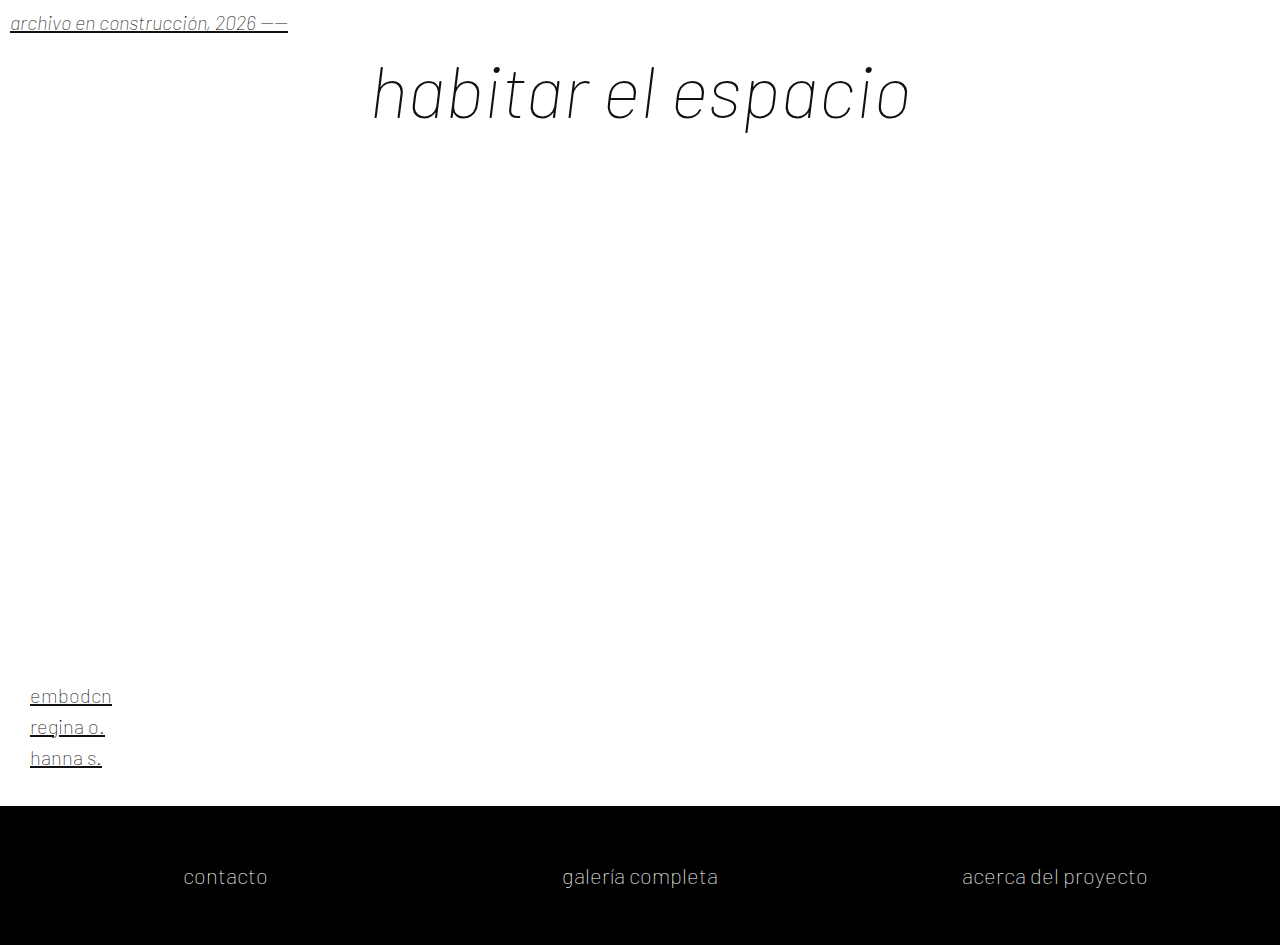
<file: index.html>
<!doctype html>
<html lang="es">
<head>
  <meta charset="UTF-8">
  <meta name="viewport" content="width=device-width, initial-scale=1.0">
  <title>habitarelespacio.org</title>
  <link rel="preconnect" href="https://fonts.googleapis.com">
  <link rel="preconnect" href="https://fonts.gstatic.com" crossorigin>
  <link href="https://fonts.googleapis.com/css2?family=Barlow:ital,wght@0,100;1,300;1,500&display=swap" rel="stylesheet">
  <link rel="stylesheet" href="./styles.css">
  <link rel="icon" type="image/png" href="./assets/favicon.png">
</head>
<body>
  <p class="leyenda-construccion">archivo en construcción, 2026 ----</p>
  <h1>
    <a class="titulo-link" href="./habitandolapalabra/">
      habitar el espacio
    </a>
  </h1>

  <main class="contenedor">
    <section class="mosaico">
      <div class="pieza pieza-01 pieza-top-a" data-pieza="superior izquierda"><img alt="Mosaico superior izquierda"></div>
      <div class="pieza pieza-02 pieza-top-b" data-pieza="superior centro-izquierda"><img alt="Mosaico superior centro-izquierda"></div>
      <div class="pieza pieza-03 pieza-top-c" data-pieza="superior derecha ancha"><img alt="Mosaico superior derecha ancha"></div>
      <div class="pieza pieza-04 pieza-a" data-pieza="medio izquierda"><img alt="Mosaico medio izquierda"></div>
      <div class="pieza pieza-05 pieza-b" data-pieza="medio centro-izquierda"><img alt="Mosaico medio centro-izquierda"></div>
      <div class="pieza pieza-06 pieza-c" data-pieza="columna centro-derecha"><img alt="Mosaico columna centro-derecha"></div>
      <div class="pieza pieza-07 pieza-d" data-pieza="columna derecha"><img alt="Mosaico columna derecha"></div>
      <div class="pieza pieza-08 pieza-e" data-pieza="inferior izquierda ancha"><img alt="Mosaico inferior izquierda ancha"></div>
    </section>
  </main>

  <ul class="nombres">
    <li><a href="./retrato.com/personas/embodcn.html">embodcn</a></li>
    <li><a href="./retrato.com/personas/regina-o.html">regina o.</a></li>
    <li><a href="./retrato.com/personas/hanna-s.html">hanna s.</a></li>
  </ul>

  <section class="seccion-inferior" id="contacto">
    <a href="#contacto">contacto</a>
    <a href="./retrato.com/index.html">galería completa</a>
    <a href="./habitandolapalabra/index.html">acerca del proyecto</a>
  </section>

  <script src="./script.js"></script>
</body>
</html>
</file>
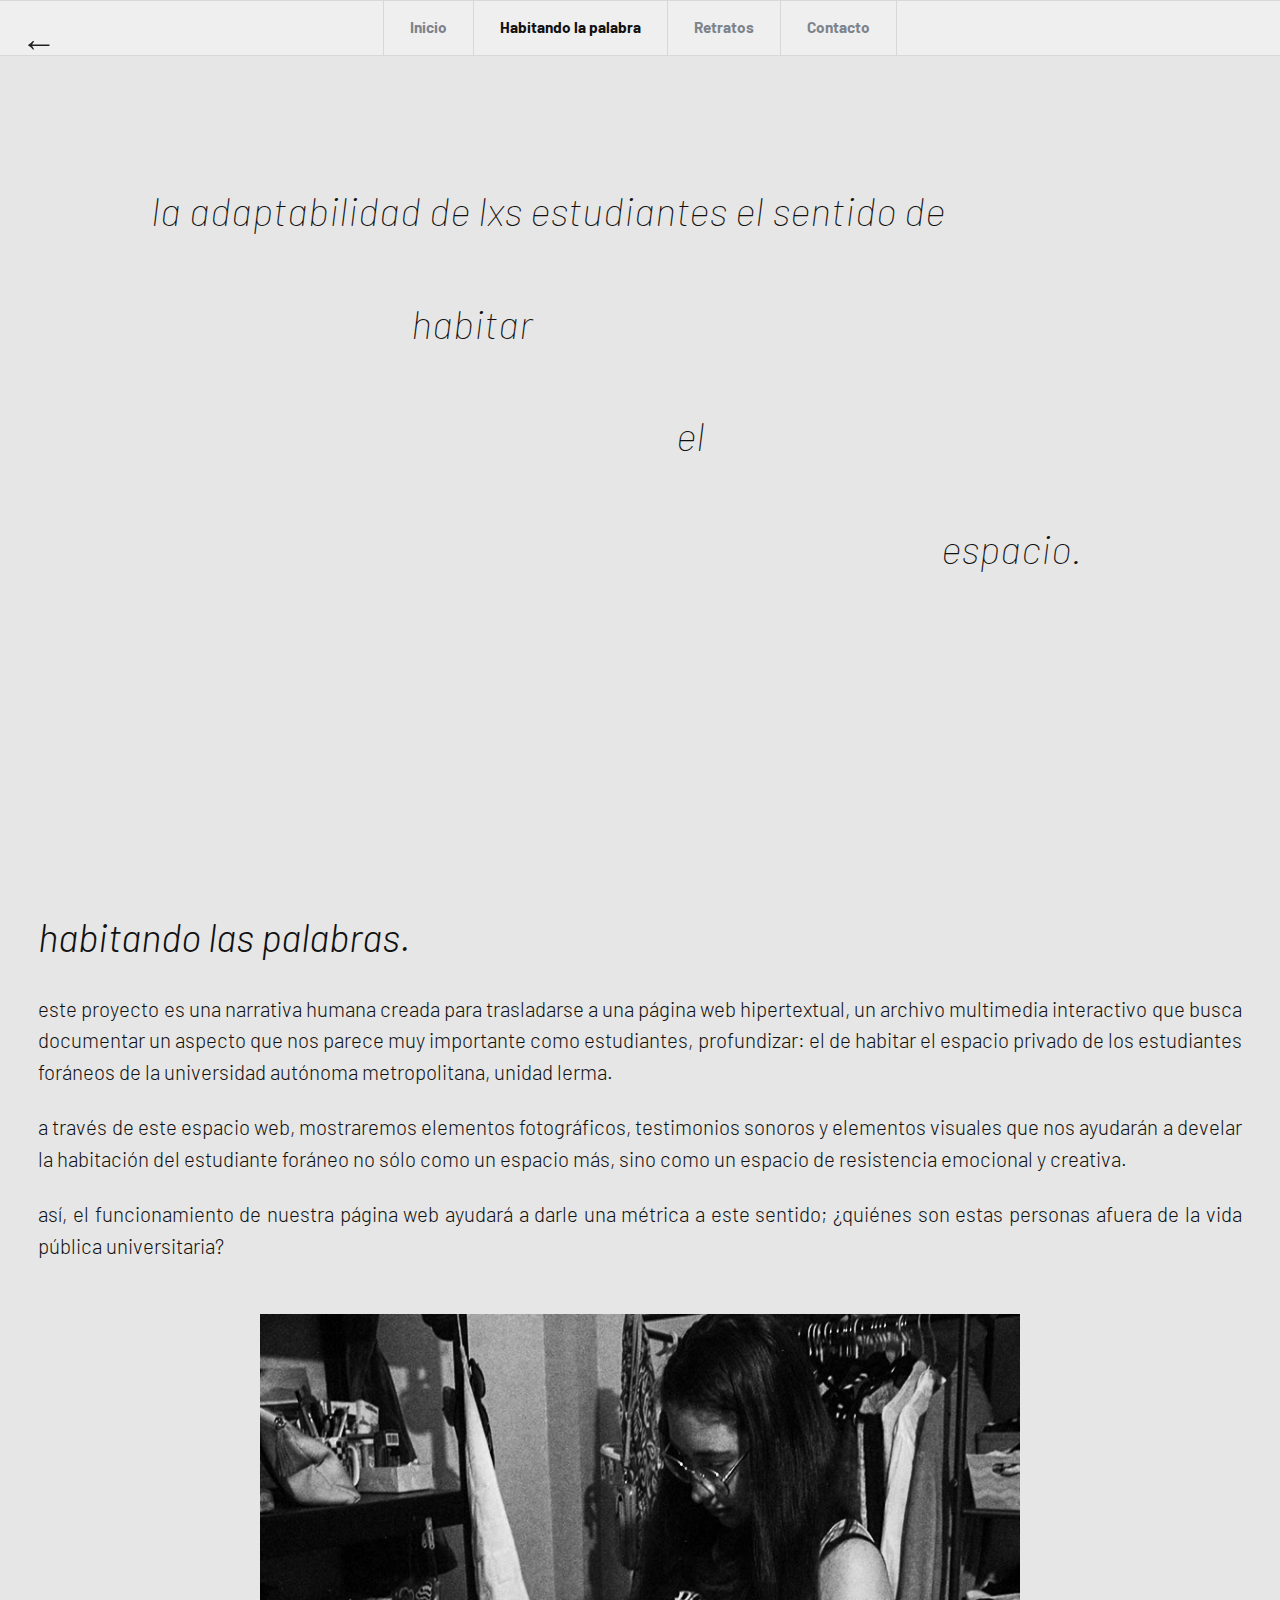
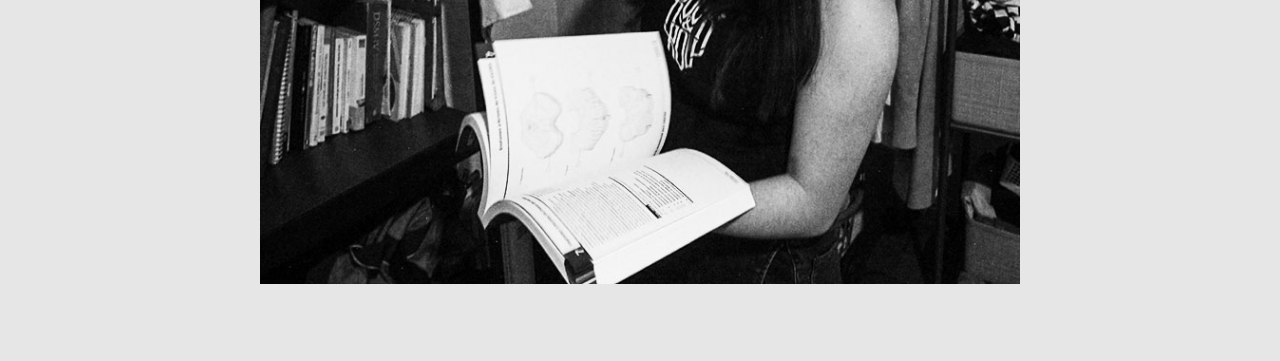
<file: habitandolapalabra/index.html>
<!doctype html>
<html lang="es">
<head>
  <meta charset="UTF-8">
  <meta name="viewport" content="width=device-width, initial-scale=1.0">
  <title>habitandolapalabra</title>
  <link rel="preconnect" href="https://fonts.googleapis.com">
  <link rel="preconnect" href="https://fonts.gstatic.com" crossorigin>
  <link href="https://fonts.googleapis.com/css2?family=Barlow:ital,wght@0,100;0,300;1,100;1,300&display=swap" rel="stylesheet">
  <link rel="icon" type="image/png" sizes="1024x1024" href="../assets/favicon.png?v=2">
  <link rel="shortcut icon" href="../assets/favicon.png?v=2">
  <link rel="apple-touch-icon" href="../assets/favicon.png?v=2">
  <link rel="stylesheet" href="../menu.css">
  <link rel="stylesheet" href="./styles.css">
</head>
<body>
  <nav class="menu-principal" aria-label="menu principal">
    <ul class="menu-lista">
      <li class="menu-item"><a class="menu-link" href="../index.html">Inicio</a></li>
      <li class="menu-item"><a class="menu-link activo" href="./index.html">Habitando la palabra</a></li>
      <li class="menu-item"><a class="menu-link" href="../retrato.com/index.html">Retratos</a></li>
      <li class="menu-item"><a class="menu-link" href="../index.html#contacto">Contacto</a></li>
    </ul>
  </nav>

  <a class="volver" href="../index.html" aria-label="volver a la pagina anterior">
    <span class="volver-flecha" aria-hidden="true">&larr;</span>
  </a>

  <main class="pagina">
    <section class="intro" aria-label="introduccion habitandolapalabra">
      <h1 class="intro-linea">La adaptabilidad de lxs estudiantes el sentido de</h1>
      <p class="intro-palabra intro-habitar">habitar</p>
      <p class="intro-palabra intro-el">el</p>
      <p class="intro-palabra intro-espacio">espacio.</p>
    </section>

    <p class="subtitulo">habitando las palabras.</p>

    <section class="texto-largo" aria-label="descripcion del proyecto">
      <p>
        Este proyecto es una narrativa humana creada para trasladarse a una p&aacute;gina web hipertextual, un archivo multimedia interactivo que busca documentar un aspecto que nos parece muy importante como estudiantes, profundizar: el de habitar el espacio privado de los estudiantes for&aacute;neos de la Universidad Aut&oacute;noma Metropolitana, Unidad Lerma.
      </p>
      <p>
        A trav&eacute;s de este espacio web, mostraremos elementos fotogr&aacute;ficos, testimonios sonoros y elementos visuales que nos ayudar&aacute;n a develar la habitaci&oacute;n del estudiante for&aacute;neo no s&oacute;lo como un espacio m&aacute;s, sino como un espacio de resistencia emocional y creativa.
      </p>
      <p>
        As&iacute;, el funcionamiento de nuestra p&aacute;gina web ayudar&aacute; a darle una m&eacute;trica a este sentido; &iquest;qui&eacute;nes son estas personas afuera de la vida p&uacute;blica universitaria?
      </p>
    </section>

    <a class="enlace-retrato" href="../retrato.com/index.html" aria-label="ir a retrato.com">
      <img src="../assets/imagen-09.jpg" alt="Ir al index de retrato">
    </a>
  </main>
  <script src="../menu.js"></script>
</body>
</html>
</file>
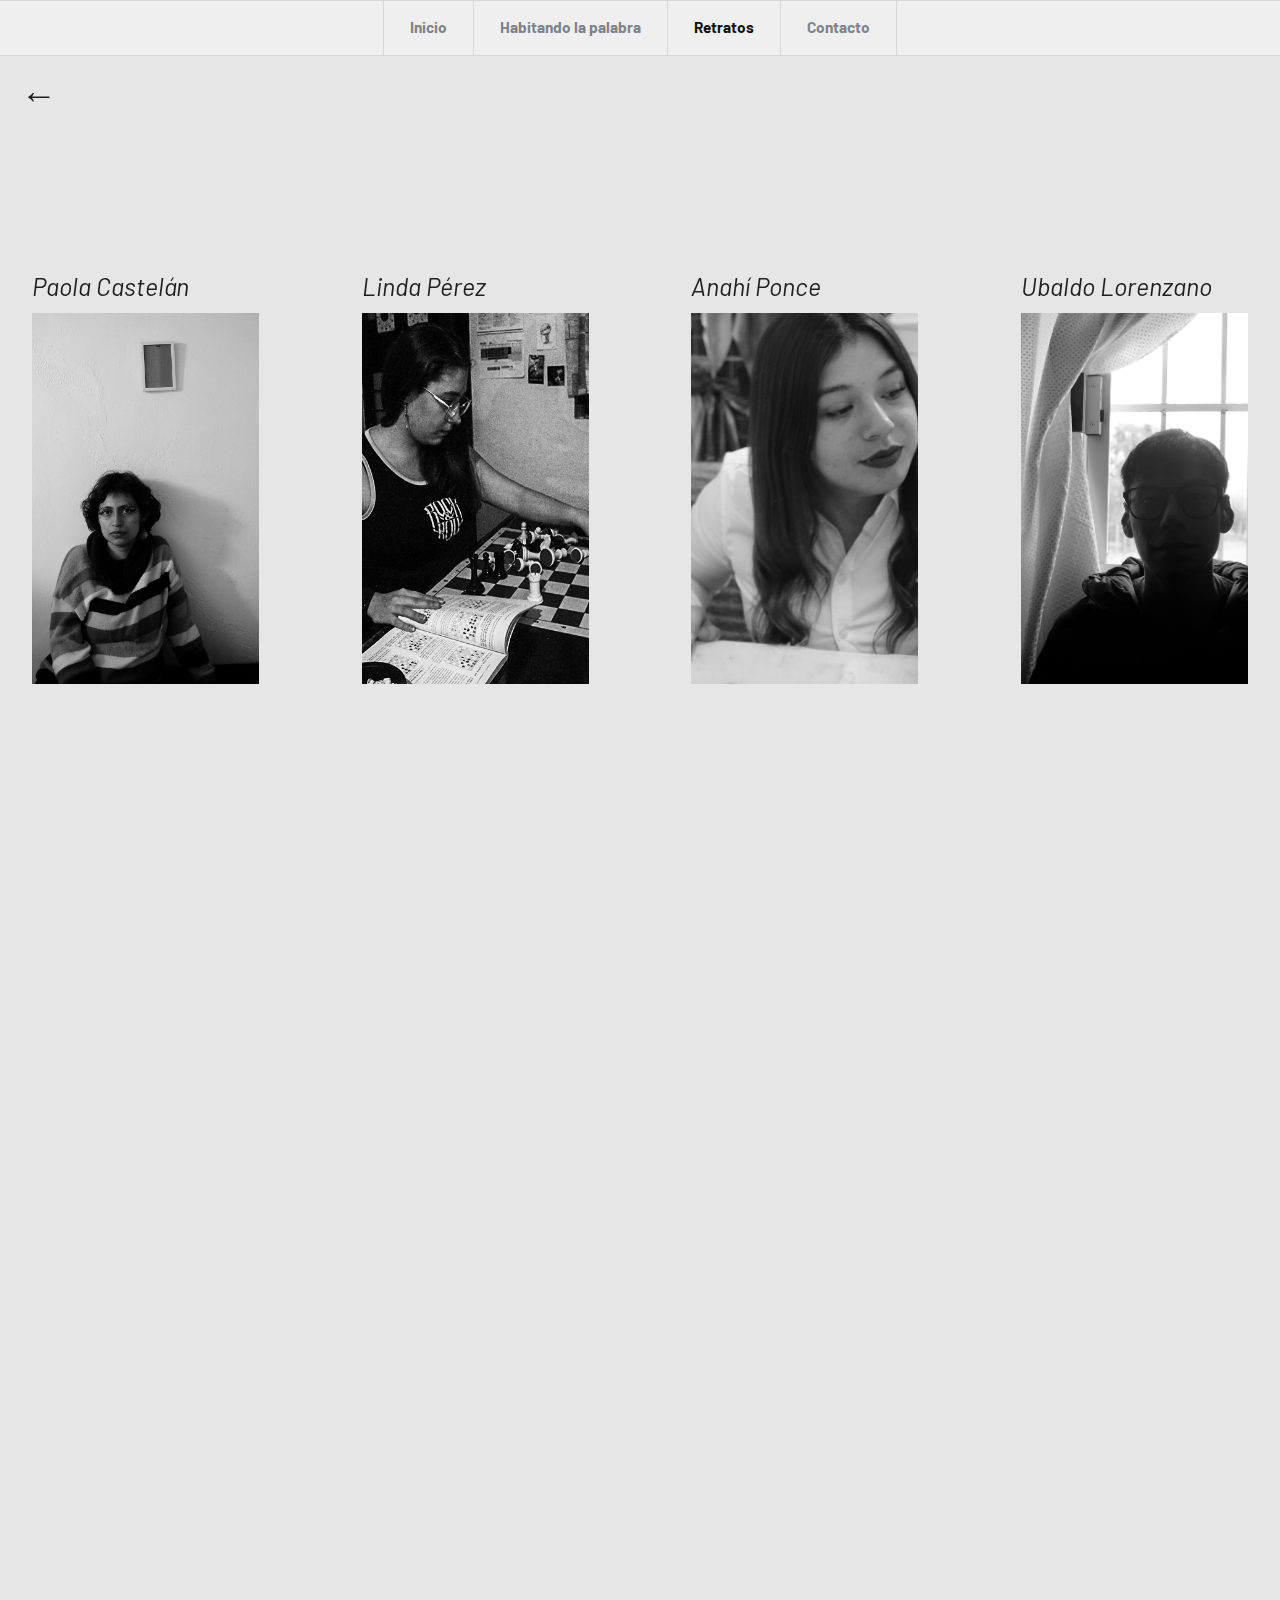
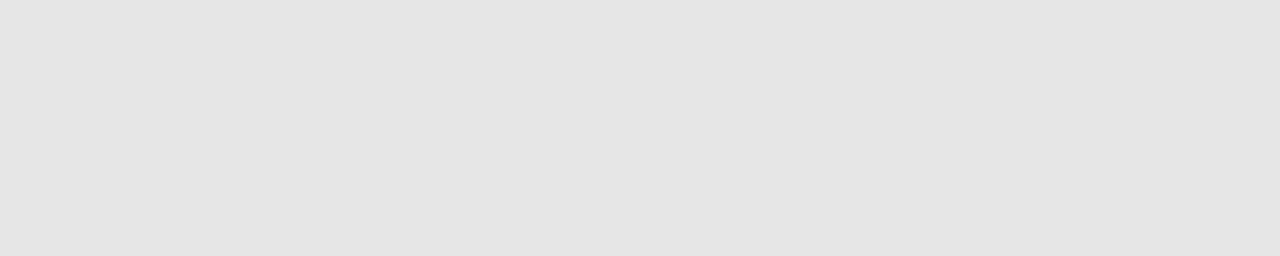
<file: retrato.com/index.html>
<!doctype html>
<html lang="es">
<head>
  <meta charset="UTF-8">
  <meta name="viewport" content="width=device-width, initial-scale=1.0">
  <title>habitarelespacio/retrato.com</title>
  <link rel="preconnect" href="https://fonts.googleapis.com">
  <link rel="preconnect" href="https://fonts.gstatic.com" crossorigin>
  <link href="https://fonts.googleapis.com/css2?family=Barlow:ital,wght@0,100;1,300;1,500;1,700&display=swap" rel="stylesheet">
  <link rel="icon" type="image/png" href="../assets/favicon.png">
  <link rel="stylesheet" href="../menu.css">
  <link rel="stylesheet" href="./styles.css">
</head>
<body>
  <nav class="menu-principal" aria-label="menu principal">
    <ul class="menu-lista">
      <li class="menu-item"><a class="menu-link" href="../index.html">Inicio</a></li>
      <li class="menu-item"><a class="menu-link" href="../habitandolapalabra/index.html">Habitando la palabra</a></li>
      <li class="menu-item"><a class="menu-link activo" href="./index.html">Retratos</a></li>
      <li class="menu-item"><a class="menu-link" href="../index.html#contacto">Contacto</a></li>
    </ul>
  </nav>

  <main class="pagina">
    <a class="volver" href="../index.html" aria-label="volver a la pagina anterior">
      <span class="volver-flecha" aria-hidden="true">&larr;</span>
    </a>

    <section class="escena activa" id="escena-1" aria-label="retratos bloque uno">
      <section class="galeria" aria-label="retratos bloque uno">
        <figure class="retrato">
          <p class="retrato-lugar">Paola Castel&aacute;n</p>
          <a class="retrato-link" href="./personas/Paola.html">
            <div class="retrato-marco">
              <img src="./media/personas/paola/retrato.jpg" alt="Retrato de Paola Castel&aacute;n">
            </div>
          </a>
        </figure>

        <figure class="retrato">
          <p class="retrato-lugar">Linda P&eacute;rez</p>
          <a class="retrato-link" href="./personas/Linda.html">
            <div class="retrato-marco">
              <img src="./media/personas/linda/retrato.jpg" alt="Retrato de Linda P&eacute;rez">
            </div>
          </a>
        </figure>

        <figure class="retrato">
          <p class="retrato-lugar">Anah&iacute; Ponce</p>
          <a class="retrato-link" href="./personas/Anahi.html">
            <div class="retrato-marco">
              <img src="./media/personas/anahi/retrato.jpg" alt="Retrato de Anah&iacute; Ponce">
            </div>
          </a>
        </figure>

        <figure class="retrato">
          <p class="retrato-lugar">Ubaldo Lorenzano </p>
          <a class="retrato-link" href="./personas/Ubaldo.html">
            <div class="retrato-marco">
              <img src="./media/personas/ubaldo/retrato.jpg" alt="Retrato de Ubaldo Lorenzano">
            </div>
          </a>
        </figure>
      </section>
    </section>

    <section class="escena" id="escena-2" aria-label="retratos bloque dos">
      <section class="galeria" aria-label="retratos bloque dos">
        <figure class="retrato">
          <p class="retrato-lugar">Samuel Castro</p>
          <a class="retrato-link" href="./personas/Samuel.html">
            <div class="retrato-marco">
              <img src="./media/personas/samuel/retrato.jpg" alt="Retrato de Samuel Castro">
            </div>
          </a>
        </figure>

        <figure class="retrato">
          <p class="retrato-lugar">Regina O.</p>
          <a class="retrato-link" href="./personas/regina-o.html">
            <div class="retrato-marco">
              <img src="./media/personas/regina-o/retrato.jpg" alt="Retrato de Regina O.">
            </div>
          </a>
        </figure>

        <figure class="retrato">
          <p class="retrato-lugar">Hanna S.</p>
          <a class="retrato-link" href="./personas/hanna-s.html">
            <div class="retrato-marco">
              <img src="./media/personas/hanna-s/retrato.jpg" alt="Retrato de Hanna S.">
            </div>
          </a>
        </figure>

        <figure class="retrato">
          <p class="retrato-lugar">Colectivo.</p>
          <a class="retrato-link" href="./personas/colectivo.html">
            <div class="retrato-marco">
              <img src="./media/personas/colectivo/retrato.jpg" alt="Retrato del colectivo.">
            </div>
          </a>
        </figure>
      </section>
    </section>

    <div class="espacio-scroll" aria-hidden="true"></div>
  </main>
  <script src="../menu.js"></script>
  <script src="./index.js"></script>
</body>
</html>
</file>
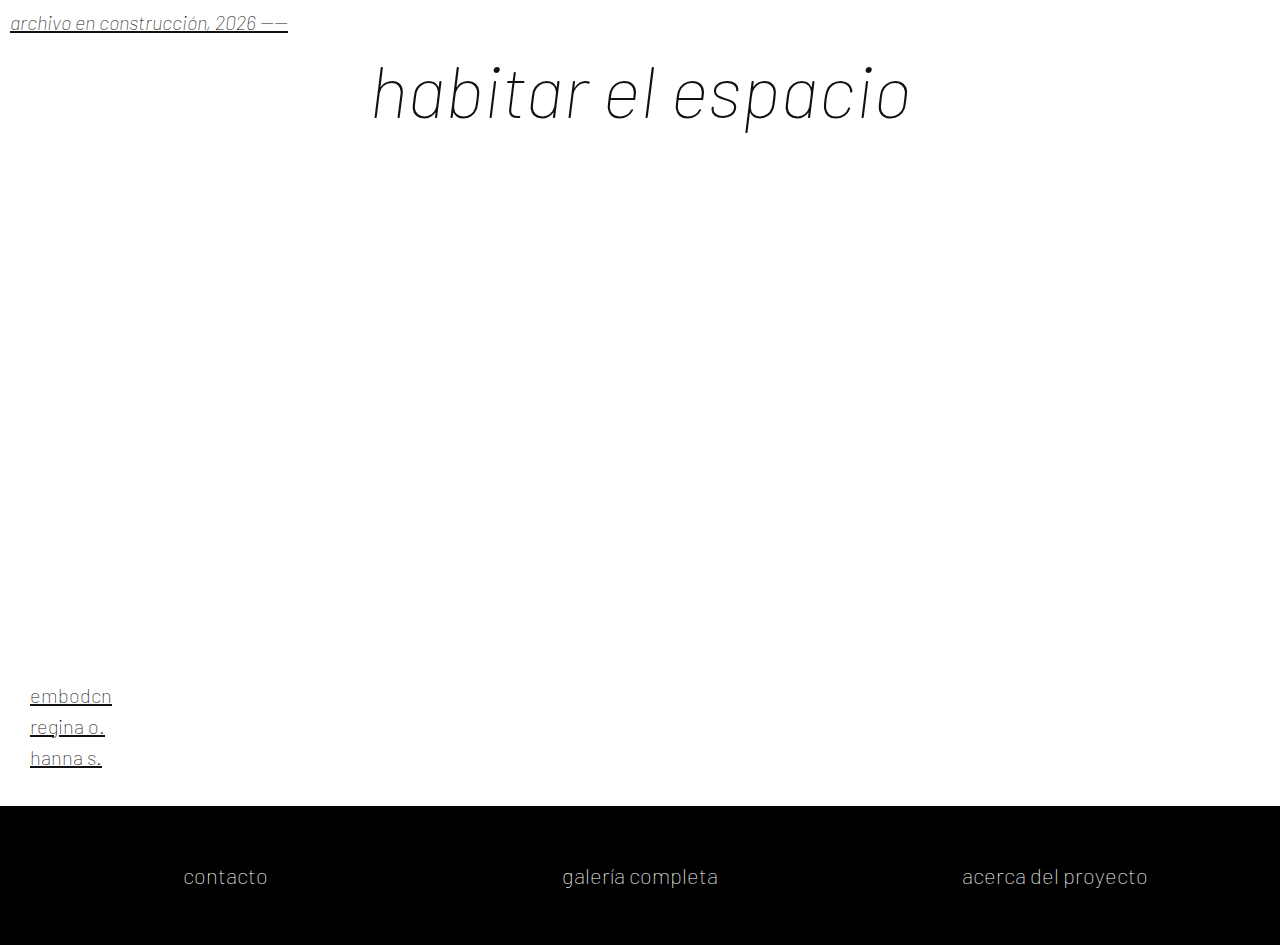
<file: Habitarelespacioversion1.1/1/index.html>
<!doctype html>
<html lang="es">
<head>
  <meta charset="UTF-8">
  <meta name="viewport" content="width=device-width, initial-scale=1.0">
  <title>habitarelespacio.org</title>
  <link rel="preconnect" href="https://fonts.googleapis.com">
  <link rel="preconnect" href="https://fonts.gstatic.com" crossorigin>
  <link href="https://fonts.googleapis.com/css2?family=Barlow:ital,wght@0,100;1,300;1,500&display=swap" rel="stylesheet">
  <link rel="stylesheet" href="styles.css">
  <link rel="icon" type="image/png" href="assets/favicon.png">
</head>
<body>
  <p class="leyenda-construccion">archivo en construcci&oacute;n, 2026 ----</p>
  <h1><a class="titulo-link" href="./habitandolapalabra/">habitar el espacio</a></h1>

  <main class="contenedor">
    <!--
      Mapa del mosaico:
      pieza-top-a = superior izquierda
      pieza-top-b = superior centro-izquierda
      pieza-top-c = superior derecha ancha
      pieza-a = medio izquierda
      pieza-b = medio centro-izquierda
      pieza-c = columna centro-derecha
      pieza-d = columna derecha
      pieza-e = inferior izquierda ancha
    -->
    <section class="mosaico">
      <div class="pieza pieza-01 pieza-top-a" data-pieza="superior izquierda"><img src="" alt="Mosaico superior izquierda"></div>
      <div class="pieza pieza-02 pieza-top-b" data-pieza="superior centro-izquierda"><img src="" alt="Mosaico superior centro-izquierda"></div>
      <div class="pieza pieza-03 pieza-top-c" data-pieza="superior derecha ancha"><img src="" alt="Mosaico superior derecha ancha"></div>
      <div class="pieza pieza-04 pieza-a" data-pieza="medio izquierda"><img src="" alt="Mosaico medio izquierda"></div>
      <div class="pieza pieza-05 pieza-b" data-pieza="medio centro-izquierda"><img src="" alt="Mosaico medio centro-izquierda"></div>
      <div class="pieza pieza-06 pieza-c" data-pieza="columna centro-derecha"><img src="" alt="Mosaico columna centro-derecha"></div>
      <div class="pieza pieza-07 pieza-d" data-pieza="columna derecha"><img src="" alt="Mosaico columna derecha"></div>
      <div class="pieza pieza-08 pieza-e" data-pieza="inferior izquierda ancha"><img src="" alt="Mosaico inferior izquierda ancha"></div>
    </section>
  </main>

  <ul class="nombres">
    <li><a href="#">embodcn</a></li>
    <li><a href="#">regina o.</a></li>
    <li><a href="#">hanna s.</a></li>
  </ul>

  <section class="seccion-inferior">
    <a href="#">contacto</a>
    <a href="#">galer&iacute;a completa</a>
    <a href="#">acerca del proyecto</a>
  </section>

  <script src="script.js"></script>
</body>
</html>
</file>
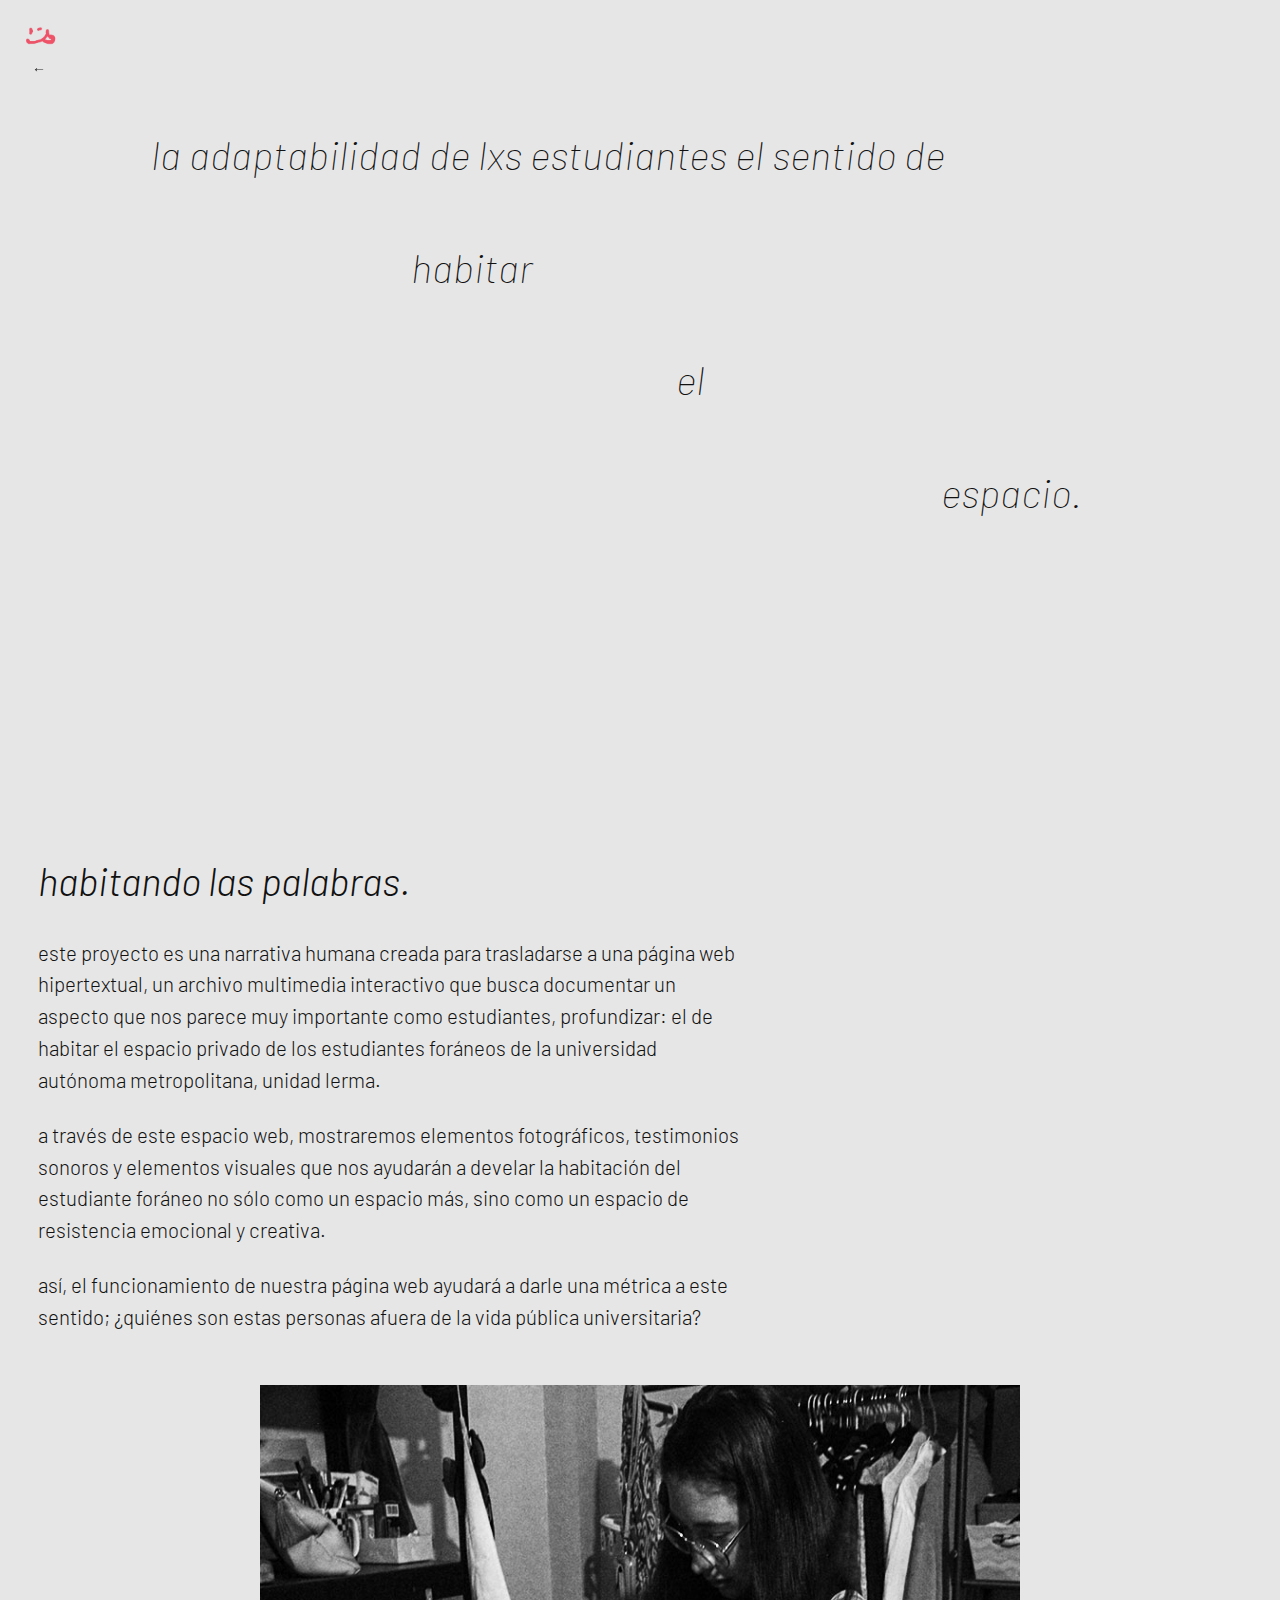
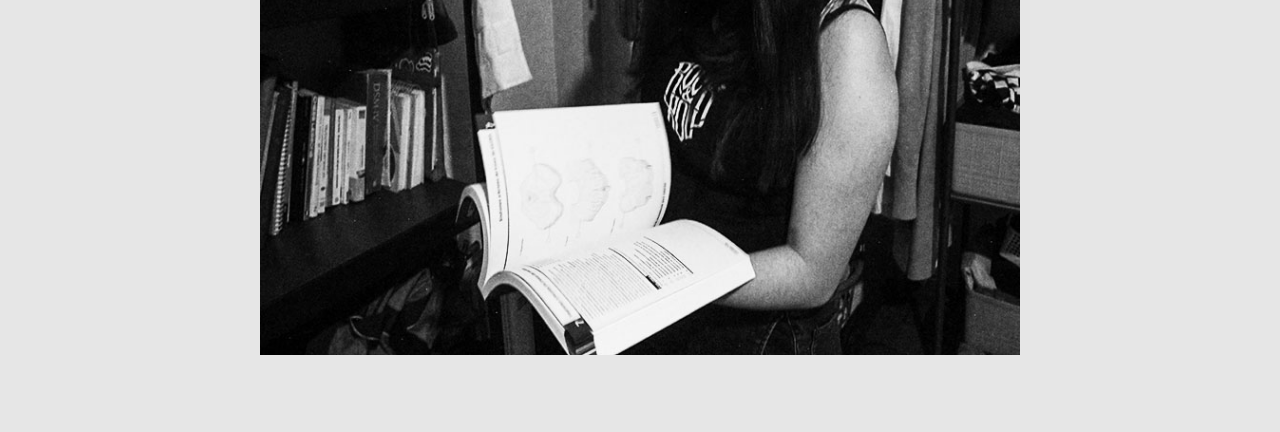
<file: Habitarelespacioversion1.1/1/habitandolapalabra/index.html>
<!doctype html>
<html lang="es">
<head>
  <meta charset="UTF-8">
  <meta name="viewport" content="width=device-width, initial-scale=1.0">
  <title>habitandolapalabra</title>
  <link rel="preconnect" href="https://fonts.googleapis.com">
  <link rel="preconnect" href="https://fonts.gstatic.com" crossorigin>
  <link href="https://fonts.googleapis.com/css2?family=Barlow:ital,wght@0,100;0,300;1,100;1,300&display=swap" rel="stylesheet">
  <link rel="icon" type="image/png" href="../assets/favicon.png">
  <link rel="stylesheet" href="./styles.css">
</head>
<body>
  <a class="volver" href="../index.html" aria-label="volver a la pagina anterior" onclick="if (window.history.length > 1) { event.preventDefault(); window.history.back(); }">
    <img class="volver-carita" src="../assets/carita.png" alt="">
    <span class="volver-flecha" aria-hidden="true">&larr;</span>
  </a>

  <main class="pagina">
    <section class="intro" aria-label="introduccion habitandolapalabra">
      <h1 class="intro-linea">La adaptabilidad de lxs estudiantes el sentido de</h1>
      <p class="intro-palabra intro-habitar">habitar</p>
      <p class="intro-palabra intro-el">el</p>
      <p class="intro-palabra intro-espacio">espacio.</p>
    </section>

    <p class="subtitulo">habitando las palabras.</p>

    <section class="texto-largo" aria-label="descripcion del proyecto">
      <p>
        Este proyecto es una narrativa humana creada para trasladarse a una p&aacute;gina web hipertextual, un archivo multimedia interactivo que busca documentar un aspecto que nos parece muy importante como estudiantes, profundizar: el de habitar el espacio privado de los estudiantes for&aacute;neos de la Universidad Aut&oacute;noma Metropolitana, Unidad Lerma.
      </p>
      <p>
        A trav&eacute;s de este espacio web, mostraremos elementos fotogr&aacute;ficos, testimonios sonoros y elementos visuales que nos ayudar&aacute;n a develar la habitaci&oacute;n del estudiante for&aacute;neo no s&oacute;lo como un espacio m&aacute;s, sino como un espacio de resistencia emocional y creativa.
      </p>
      <p>
        As&iacute;, el funcionamiento de nuestra p&aacute;gina web ayudar&aacute; a darle una m&eacute;trica a este sentido; &iquest;qui&eacute;nes son estas personas afuera de la vida p&uacute;blica universitaria?
      </p>
    </section>

    <a class="enlace-retrato" href="../retrato.com/index.html" aria-label="ir a retrato.com">
      <img src="../assets/imagen-09.jpg" alt="Ir al index de retrato">
    </a>
  </main>
</body>
</html>
</file>
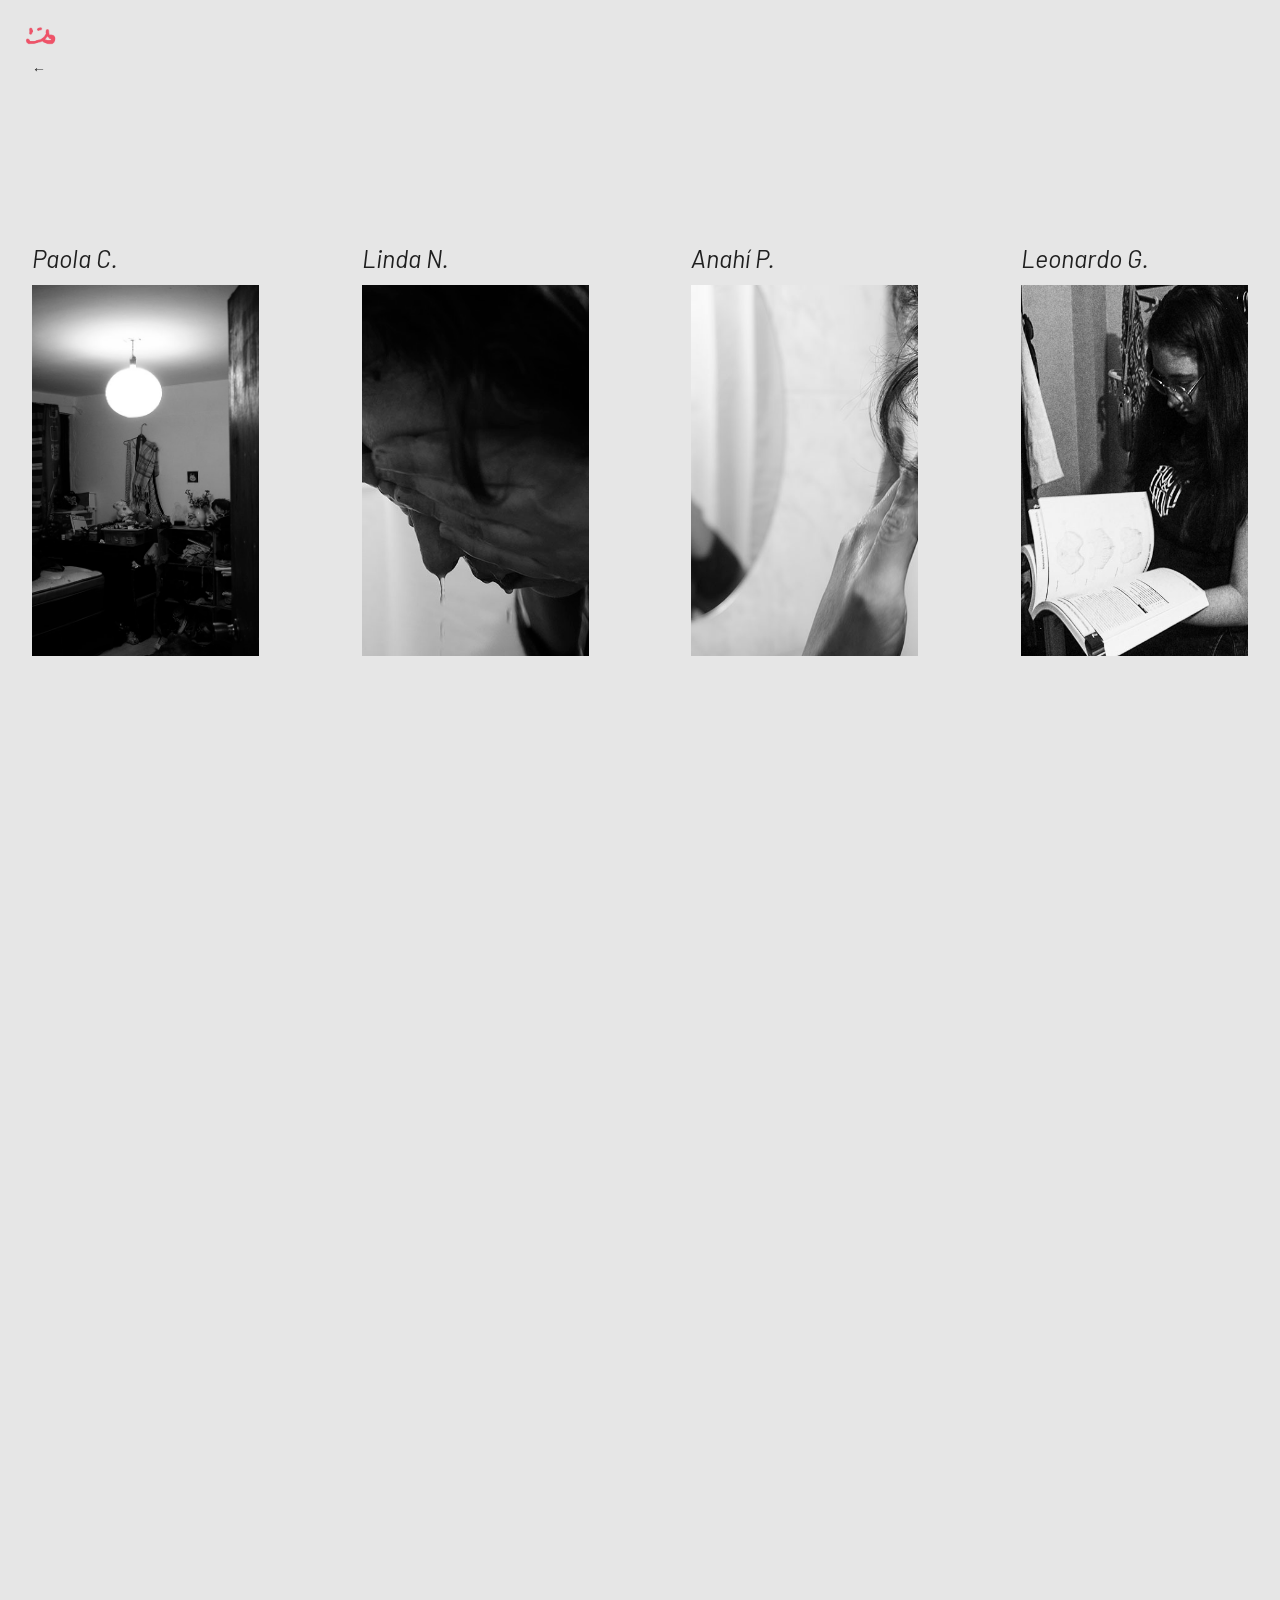
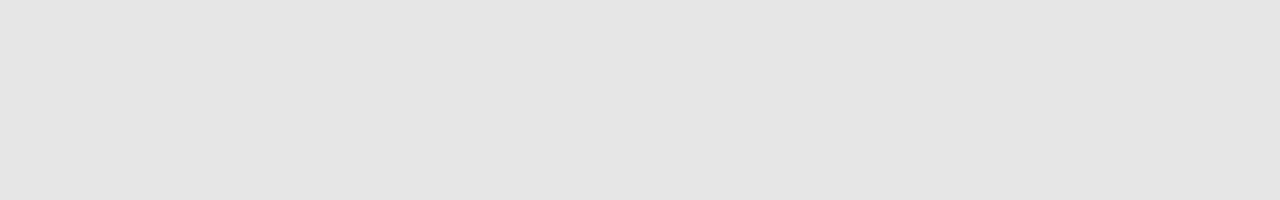
<file: Habitarelespacioversion1.1/1/retrato.com/index.html>
<!doctype html>
<html lang="es">
<head>
  <meta charset="UTF-8">
  <meta name="viewport" content="width=device-width, initial-scale=1.0">
  <title>habitarelespacio/retrato.com</title>
  <link rel="preconnect" href="https://fonts.googleapis.com">
  <link rel="preconnect" href="https://fonts.gstatic.com" crossorigin>
  <link href="https://fonts.googleapis.com/css2?family=Barlow:ital,wght@0,100;1,300;1,500;1,700&display=swap" rel="stylesheet">
  <link rel="icon" type="image/png" href="../assets/favicon.png">
  <style>
    * {
      box-sizing: border-box;
    }

    body {
      margin: 0;
      min-height: 100vh;
      background: #e6e6e6;
      color: #1f1f1f;
      font-family: "Barlow", Arial, sans-serif;
      font-weight: 300;
      overflow-y: auto;
      overflow-x: hidden;
    }

    .pagina {
      width: 100%;
      max-width: 100%;
      margin: 0 auto;
      padding: 0;
    }

    .volver {
      position: fixed;
      top: 16px;
      left: 18px;
      display: inline-flex;
      flex-direction: column;
      align-items: center;
      gap: 2px;
      margin-bottom: 0;
      color: #1f1f1f;
      text-decoration: none;
      line-height: 1;
      z-index: 20;
      user-select: none;
    }

    .volver-carita {
      width: 42px;
      height: 42px;
      object-fit: contain;
      background: transparent;
    }

    .volver-flecha {
      font-size: 14px;
      font-style: italic;
      line-height: 1;
    }
    .escena {
      position: fixed;
      inset: 0;
      display: flex;
      align-items: center;
      justify-content: center;
      padding: 0 clamp(14px, 3vw, 32px);
      opacity: 0;
      visibility: hidden;
      pointer-events: none;
      transition: opacity 0.2s ease, visibility 0.2s ease;
    }

    .escena.activa {
      opacity: 1;
      visibility: visible;
      pointer-events: auto;
    }

    .espacio-scroll {
      height: 200vh;
    }

    .galeria {
      --tarjeta-max: 284px;
      --tarjeta-min: 210px;
      --espacio: clamp(24px, 8vw, 110px);
      display: grid;
      grid-template-columns: repeat(4, minmax(var(--tarjeta-min), var(--tarjeta-max)));
      gap: var(--espacio);
      width: min(100%, calc((4 * var(--tarjeta-max)) + (3 * var(--espacio))));
      margin: 0 auto;
      justify-content: center;
      align-items: start;
    }

    .retrato {
      margin: 0;
      width: 100%;
      max-width: 284px;
      justify-self: center;
    }

    .retrato-lugar {
      margin: 0 0 12px;
      font-size: clamp(22px, 2.2vw, 25px);
      font-style: italic;
      font-weight: 400;
      line-height: 1.15;
      white-space: normal;
      overflow-wrap: anywhere;
    }

    .retrato-marco {
      position: relative;
      width: 100%;
      aspect-ratio: 284 / 463;
      overflow: hidden;
      background: #d6d6d6;
    }

    .retrato-link {
      display: block;
      text-decoration: none;
      color: inherit;
    }

    .retrato-marco img {
      width: 100%;
      height: 100%;
      object-fit: cover;
      display: block;
      filter: grayscale(1);
    }

    @media (max-width: 1170px) {
      .galeria {
        grid-template-columns: repeat(3, minmax(190px, var(--tarjeta-max)));
        width: min(100%, calc((3 * var(--tarjeta-max)) + (2 * var(--espacio))));
      }
    }

    @media (max-width: 760px) {
      .galeria {
        grid-template-columns: repeat(2, minmax(180px, var(--tarjeta-max)));
        width: min(100%, calc((2 * var(--tarjeta-max)) + var(--espacio)));
      }
    }

    @media (max-width: 560px) {
      .galeria {
        grid-template-columns: minmax(0, var(--tarjeta-max));
        width: 100%;
      }

      .retrato-lugar {
        font-size: clamp(24px, 7vw, 28px);
      }
    }
  </style>
</head>
<body>
  <main class="pagina">
    <a class="volver" href="../index.html" aria-label="volver a la pagina anterior" onclick="if (window.history.length > 1) { event.preventDefault(); window.history.back(); }">
      <img class="volver-carita" src="../assets/carita.png" alt="">
      <span class="volver-flecha" aria-hidden="true">&larr;</span>
    </a>

    <section class="escena activa" id="escena-1" aria-label="retratos bloque uno">
      <section class="galeria" aria-label="retratos bloque uno">
        <figure class="retrato">
          <p class="retrato-lugar">Paola C.</p>
          <a class="retrato-link" href="./personas/paola-c.html">
            <div class="retrato-marco">
              <img src="../assets/imagen-01.jpg" alt="Retrato de Paola C.">
            </div>
          </a>
        </figure>

        <figure class="retrato">
          <p class="retrato-lugar">Linda N.</p>
          <a class="retrato-link" href="./personas/linda-n.html">
            <div class="retrato-marco">
              <img src="../assets/imagen-02.jpg" alt="Retrato de Linda N.">
            </div>
          </a>
        </figure>

        <figure class="retrato">
          <p class="retrato-lugar">Anah&iacute; P.</p>
          <a class="retrato-link" href="./personas/anahi-p.html">
            <div class="retrato-marco">
              <img src="../assets/imagen-03.jpg" alt="Retrato de Anahí P.">
            </div>
          </a>
        </figure>

        <figure class="retrato">
          <p class="retrato-lugar">Leonardo G.</p>
          <a class="retrato-link" href="./personas/leonardo-g.html">
            <div class="retrato-marco">
              <img src="../assets/imagen-09.jpg" alt="Retrato de Leonardo G.">
            </div>
          </a>
        </figure>
      </section>
    </section>

    <section class="escena" id="escena-2" aria-label="retratos bloque dos">
      <section class="galeria" aria-label="retratos bloque dos">
        <figure class="retrato">
          <p class="retrato-lugar">Embodcn.</p>
          <a class="retrato-link" href="./personas/embodcn.html">
            <div class="retrato-marco">
              <img src="../assets/imagen-04.jpg" alt="Retrato de Embodcn.">
            </div>
          </a>
        </figure>

        <figure class="retrato">
          <p class="retrato-lugar">Regina O.</p>
          <a class="retrato-link" href="./personas/regina-o.html">
            <div class="retrato-marco">
              <img src="../assets/imagen-05.jpg" alt="Retrato de Regina O.">
            </div>
          </a>
        </figure>

        <figure class="retrato">
          <p class="retrato-lugar">Hanna S.</p>
          <a class="retrato-link" href="./personas/hanna-s.html">
            <div class="retrato-marco">
              <img src="../assets/imagen-06.jpg" alt="Retrato de Hanna S.">
            </div>
          </a>
        </figure>

        <figure class="retrato">
          <p class="retrato-lugar">Colectivo.</p>
          <a class="retrato-link" href="./personas/colectivo.html">
            <div class="retrato-marco">
              <img src="../assets/imagen-07.jpg" alt="Retrato del colectivo.">
            </div>
          </a>
        </figure>
      </section>
    </section>

    <div class="espacio-scroll" aria-hidden="true"></div>
  </main>
  <script>
    var escenaUno = document.getElementById('escena-1');
    var escenaDos = document.getElementById('escena-2');

    function actualizarEscena() {
      var umbral = window.innerHeight * 0.55;

      if (window.scrollY >= umbral) {
        escenaUno.className = 'escena';
        escenaDos.className = 'escena activa';
      } else {
        escenaUno.className = 'escena activa';
        escenaDos.className = 'escena';
      }
    }

    window.addEventListener('scroll', actualizarEscena);
    window.addEventListener('resize', actualizarEscena);
    actualizarEscena();
  </script>
</body>
</html>
</file>
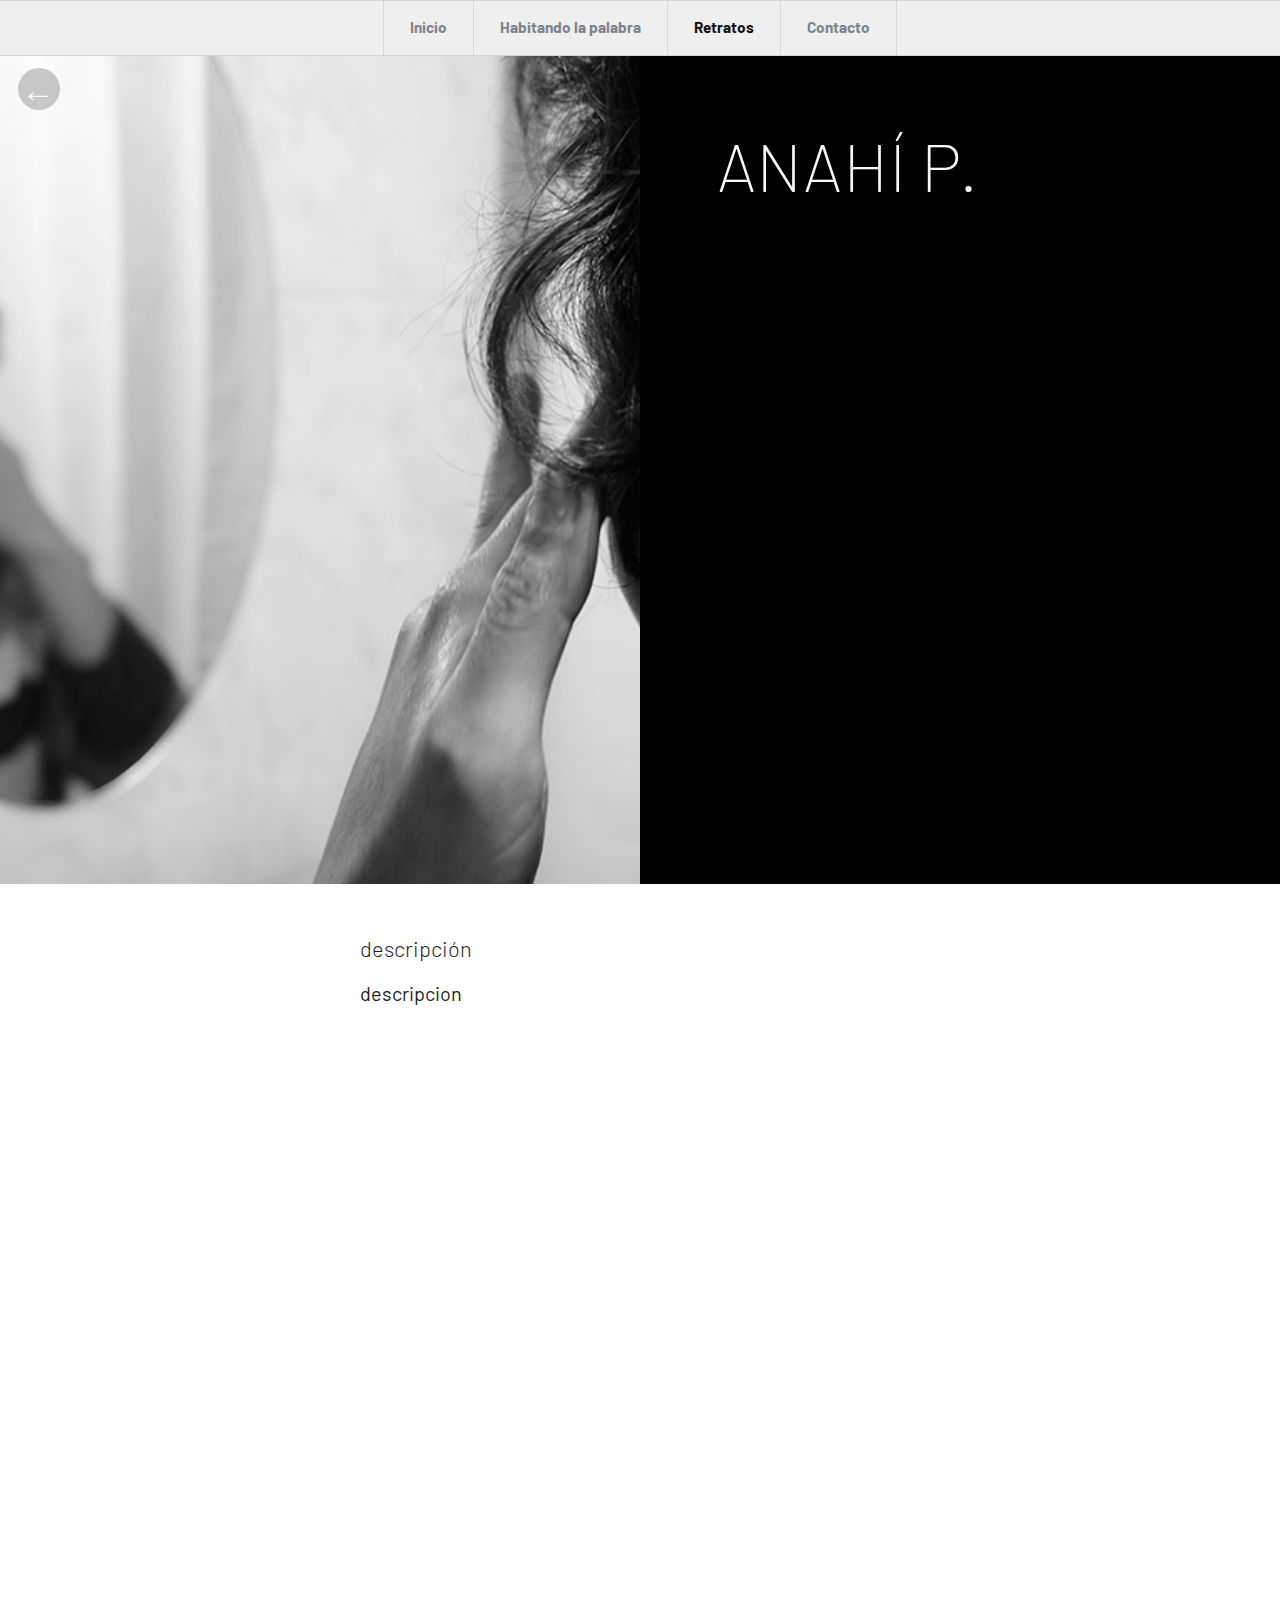
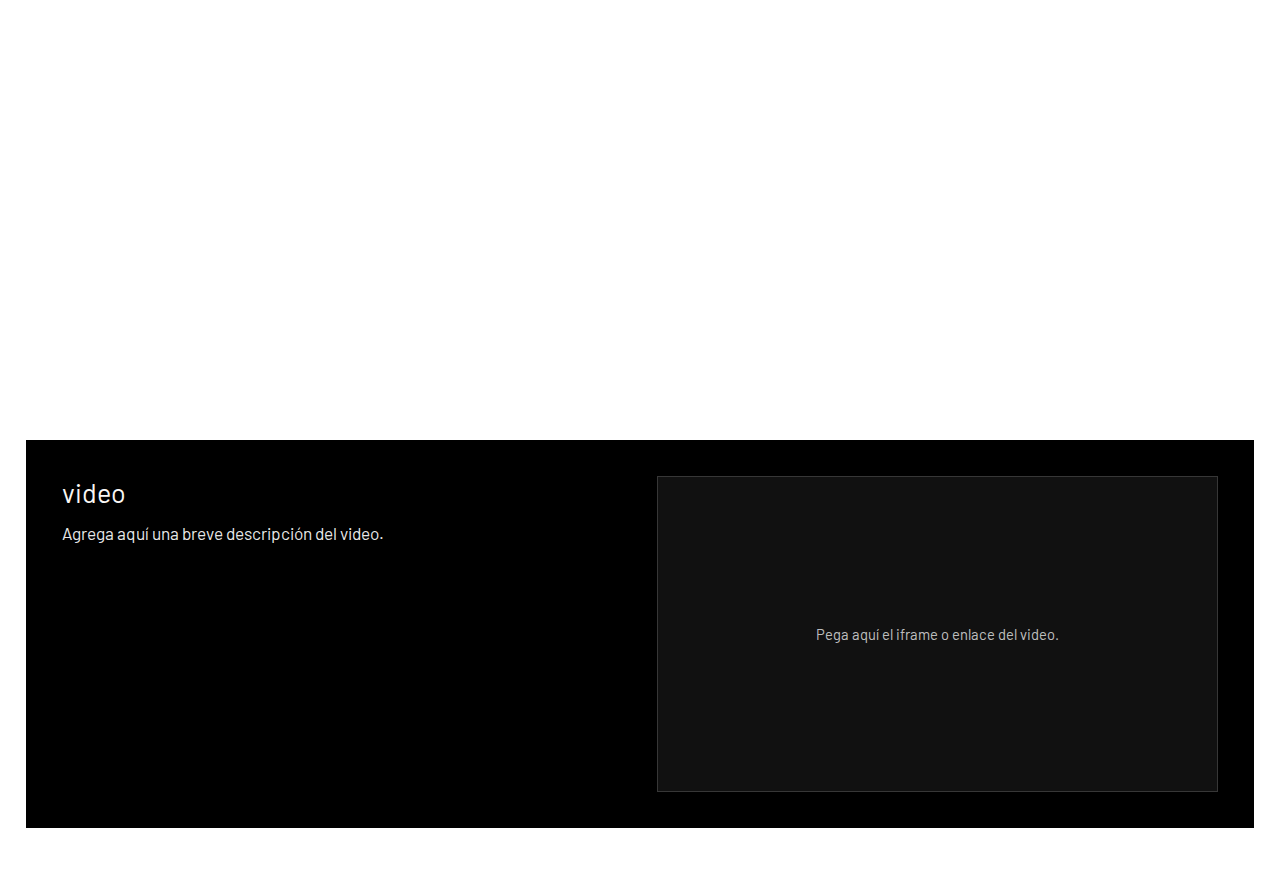
<file: retrato.com/personas/anahi-p.html>
<!doctype html>
<html lang="es">
<head>
  <meta charset="UTF-8">
  <meta name="viewport" content="width=device-width, initial-scale=1.0">
  <title>Anah&iacute; P. | retrato.com</title>
  <link rel="icon" type="image/png" href="../../assets/favicon.png">
  <link rel="preconnect" href="https://fonts.googleapis.com">
  <link rel="preconnect" href="https://fonts.gstatic.com" crossorigin>
  <link href="https://fonts.googleapis.com/css2?family=Barlow:ital,wght@0,100;1,300;1,500;1,700&display=swap" rel="stylesheet">
  <link rel="stylesheet" href="./detalle.css">
  <link rel="stylesheet" href="../../menu.css">
</head>
<body>
  <nav class="menu-principal" aria-label="menu principal">
    <ul class="menu-lista">
      <li class="menu-item"><a class="menu-link" href="../../index.html">Inicio</a></li>
      <li class="menu-item"><a class="menu-link" href="../../habitandolapalabra/index.html">Habitando la palabra</a></li>
      <li class="menu-item"><a class="menu-link activo" href="../index.html">Retratos</a></li>
      <li class="menu-item"><a class="menu-link" href="../../index.html#contacto">Contacto</a></li>
    </ul>
  </nav>

  <a class="volver" href="../index.html" aria-label="volver a la pagina anterior">
    <span class="volver-flecha" aria-hidden="true">&larr;</span>
  </a>

  <main class="detalle">
    <section class="detalle-hero">
      <div class="detalle-media">
        <figure class="detalle-imagen">
          <img src="../../assets/imagen-03.jpg" alt="Retrato de Anah&iacute; P.">
        </figure>
      </div>

      <section class="detalle-contenido">
        <h1 class="detalle-nombre">Anah&iacute; P.</h1>
      </section>
    </section>

    <section class="detalle-info">
      <h2>descripci&oacute;n</h2>
      <p>descripcion</p>
    </section>

    <section class="detalle-galeria" aria-label="galeria de Anah&iacute; P.">
      <h2 class="detalle-galeria-titulo">galer&iacute;a</h2>
      <div class="detalle-galeria-carrusel">
        <div class="detalle-galeria-viewport">
          <div class="detalle-galeria-pista">
            <figure class="detalle-galeria-item"><img src="../../assets/imagen-03.jpg" alt="Galeria de Anah&iacute; P."></figure>
          </div>
        </div>
      </div>
    </section>

    <section class="detalle-extra" aria-label="descripcion y reproductor">
      <div class="detalle-extra-texto">
        <h2>video</h2>
        <p>Agrega aqu&iacute; una breve descripci&oacute;n del video.</p>
      </div>
      <div class="detalle-extra-media">
        <div class="detalle-embed detalle-embed-placeholder">
          <p>Pega aqu&iacute; el iframe o enlace del video.</p>
        </div>
      </div>
    </section>
  </main>
  <script src="../../menu.js"></script>
  <script src="./galeria.js"></script>
</body>
</html>
</file>
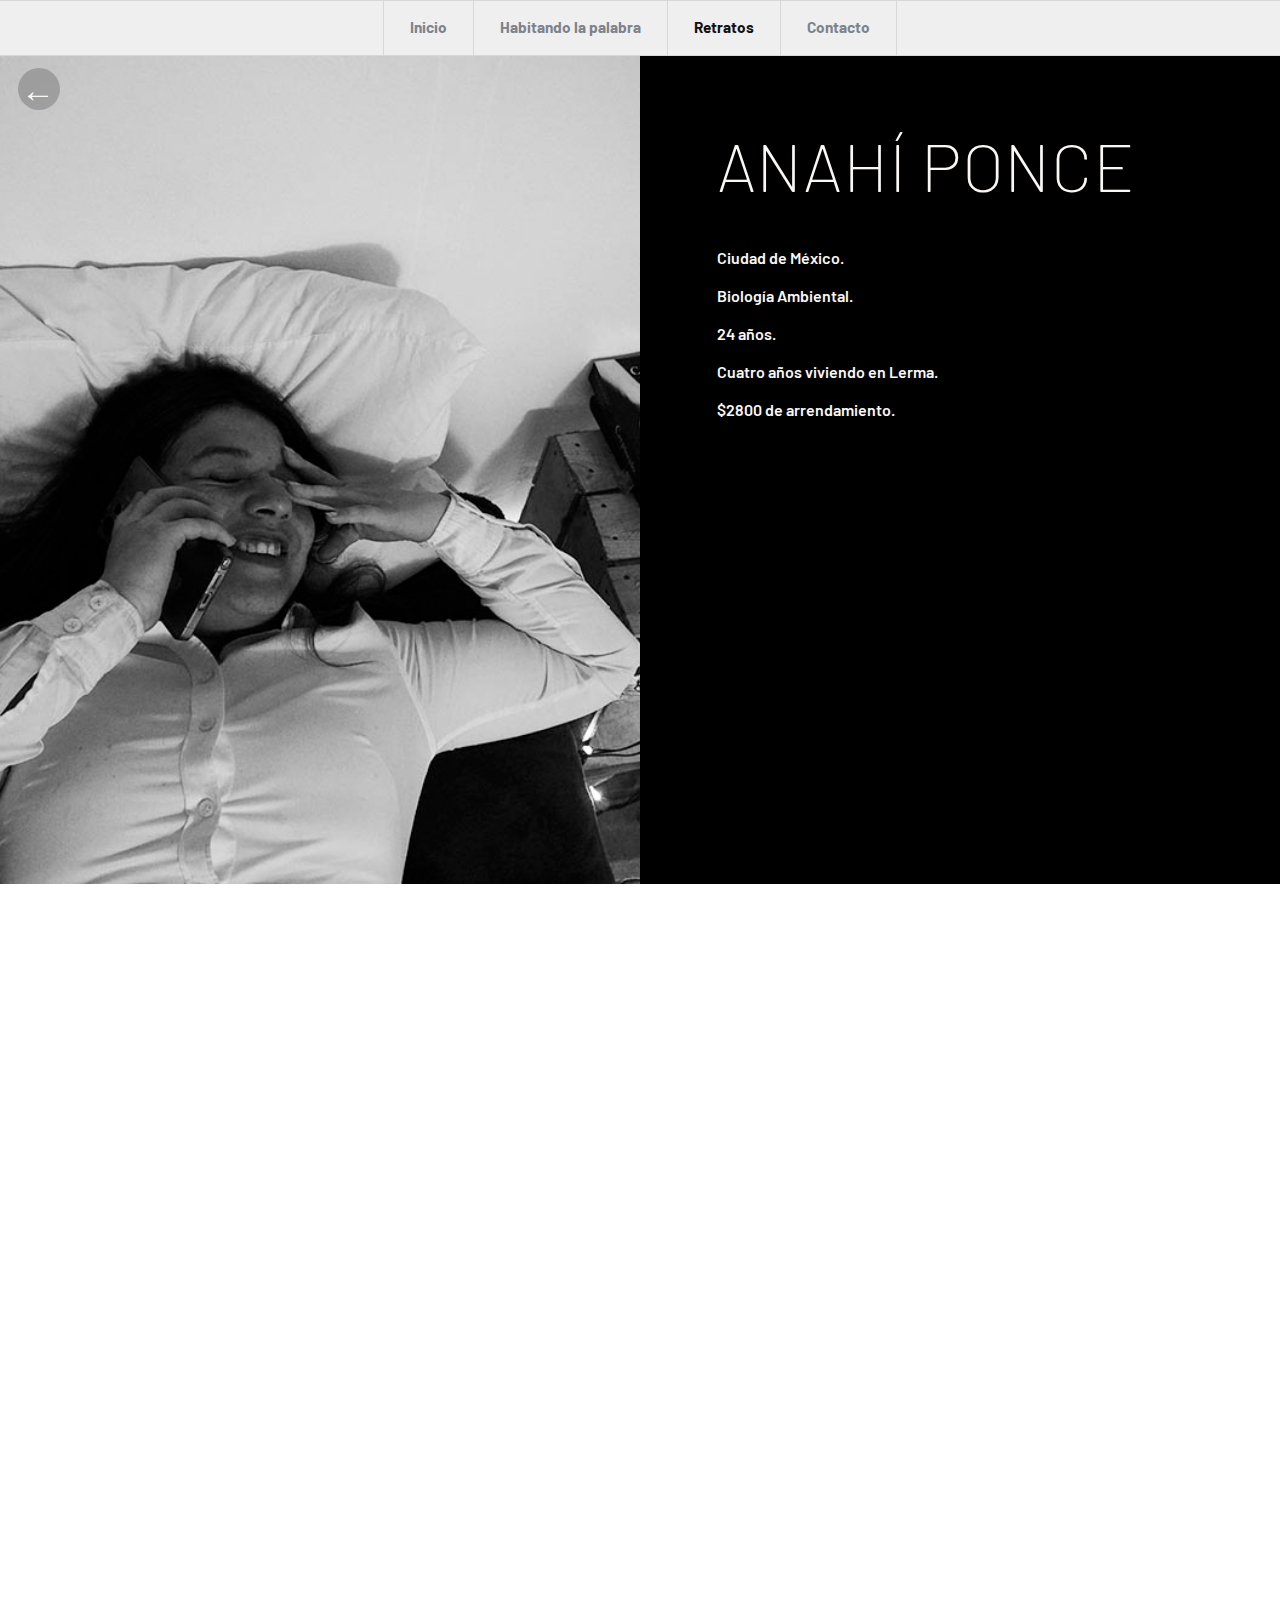
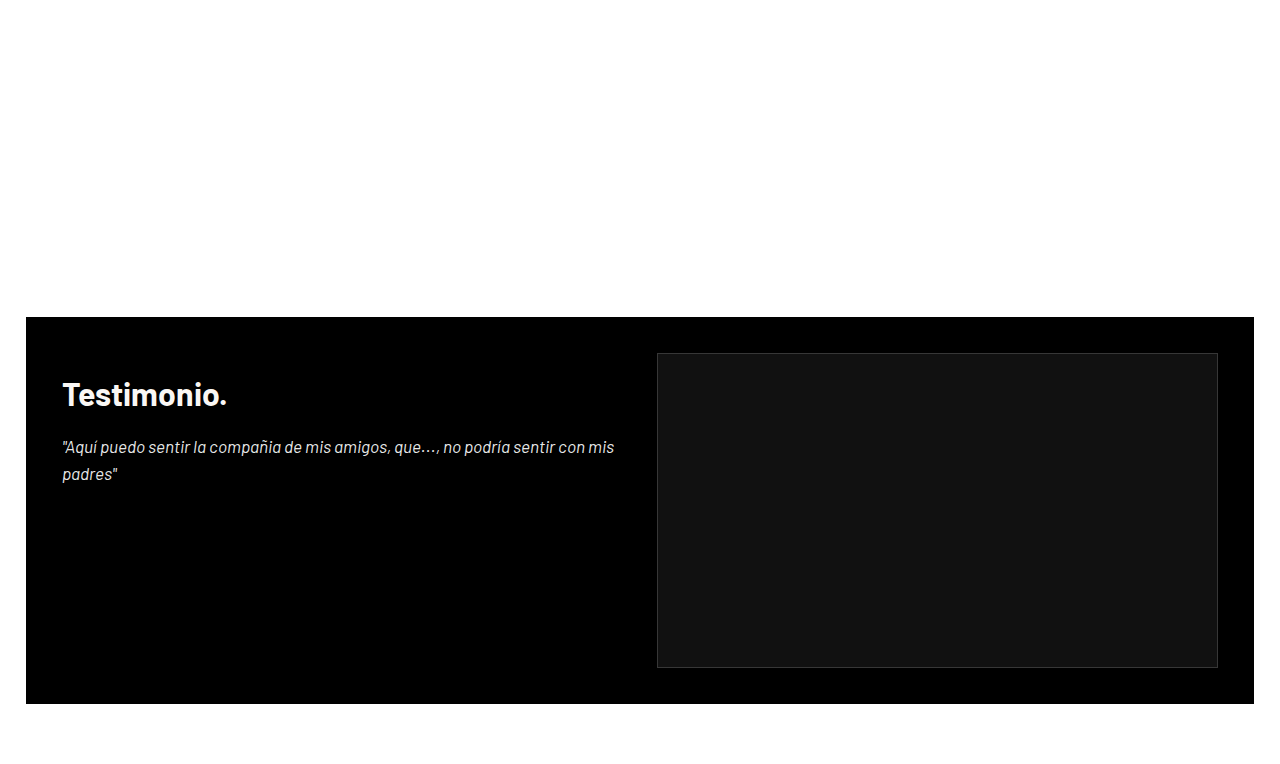
<file: retrato.com/personas/Anahi.html>
<!doctype html>
<html lang="es">
<head>
  <meta charset="UTF-8">
  <meta name="viewport" content="width=device-width, initial-scale=1.0">
  <title>Anahí Ponce | retrato.com</title>
  <link rel="icon" type="image/png" sizes="1024x1024" href="../../assets/favicon.png?v=2">
  <link rel="shortcut icon" href="../../assets/favicon.png?v=2">
  <link rel="apple-touch-icon" href="../../assets/favicon.png?v=2">
  <link rel="preconnect" href="https://fonts.googleapis.com">
  <link rel="preconnect" href="https://fonts.gstatic.com" crossorigin>
  <link href="https://fonts.googleapis.com/css2?family=Barlow:ital,wght@0,100;1,300;1,500;1,700&display=swap" rel="stylesheet">
  <link rel="stylesheet" href="./detalle.css">
  <link rel="stylesheet" href="../../menu.css">
</head>
<body>
  <nav class="menu-principal" aria-label="menu principal">
    <ul class="menu-lista">
      <li class="menu-item"><a class="menu-link" href="../../index.html">Inicio</a></li>
      <li class="menu-item"><a class="menu-link" href="../../habitandolapalabra/index.html">Habitando la palabra</a></li>
      <li class="menu-item"><a class="menu-link activo" href="../index.html">Retratos</a></li>
      <li class="menu-item"><a class="menu-link" href="../../index.html#contacto">Contacto</a></li>
    </ul>
  </nav>

  <a class="volver" href="../index.html" aria-label="volver a la pagina anterior">
    <span class="volver-flecha" aria-hidden="true">&larr;</span>
  </a>

  <main class="detalle">
    <section class="detalle-hero">
      <div class="detalle-media">
        <figure class="detalle-imagen">
          <img src="../media/personas/anahi/Anahí.jpg" alt="Retrato de Anah&iacute; Ponce">
        </figure>
      </div>

      <section class="detalle-contenido">
        <h1 class="detalle-nombre">Anahí Ponce</h1>
         <p style="font-weight: 600;">Ciudad de México.<br><br>Biología Ambiental.<br><br>24 años.<br><br>Cuatro años viviendo en Lerma. <br><br>$2800 de arrendamiento.</p>
      </section>
    </section>

    <section class="detalle-galeria" aria-label="galeria de Anahí Ponce">
      <h2 class="detalle-galeria-titulo">galería</h2>
      <div class="detalle-galeria-carrusel">
        <div class="detalle-galeria-viewport">
          <div class="detalle-galeria-pista">
            <figure class="detalle-galeria-item"><img src="../media/personas/anahi/Imagen1.jpg" alt="Galeria 1 de Anah&iacute; Ponce"></figure>
            <figure class="detalle-galeria-item"><img src="../media/personas/anahi/Imagen2.jpg" alt="Galeria 2 de Anah&iacute; Ponce"></figure>
            <figure class="detalle-galeria-item"><img src="../media/personas/anahi/Imagen3.jpg" alt="Galeria 3 de Anah&iacute; Ponce"></figure>
            <figure class="detalle-galeria-item"><img src="../media/personas/anahi/Imagen4.jpg" alt="Galeria 4 de Anah&iacute; Ponce"></figure>
            <figure class="detalle-galeria-item"><img src="../media/personas/anahi/Imagen5.jpg" alt="Galeria 5 de Anah&iacute; Ponce"></figure>
            <figure class="detalle-galeria-item"><img src="../media/personas/anahi/Imagen6.jpg" alt="Galeria 6 de Anah&iacute; Ponce"></figure>
          </div>
        </div>
      </div>
    </section>

    <section class="detalle-extra" aria-label="descripcion y reproductor">
      <div class="detalle-extra-texto">
        <h1>Testimonio.</h1>
        <p style="font-style: italic;">"Aquí puedo sentir la compañia de mis amigos, que..., no podría sentir con mis padres" </p>
      </div>
      <div class="detalle-extra-media">
        <div class="detalle-embed detalle-embed-placeholder">
         <iframe width="560" height="315" src="https://www.youtube.com/embed/RmWyHmaISbI?si=GFltfaUom3kb-o-S" title="YouTube video player" frameborder="0" allow="accelerometer; autoplay; clipboard-write; encrypted-media; gyroscope; picture-in-picture; web-share" referrerpolicy="strict-origin-when-cross-origin" allowfullscreen></iframe>
        </div>
      </div>
    </section>
  
  </main>
  <script src="../../menu.js"></script>
  <script src="./galeria.js"></script>
</body>
</html>
</file>
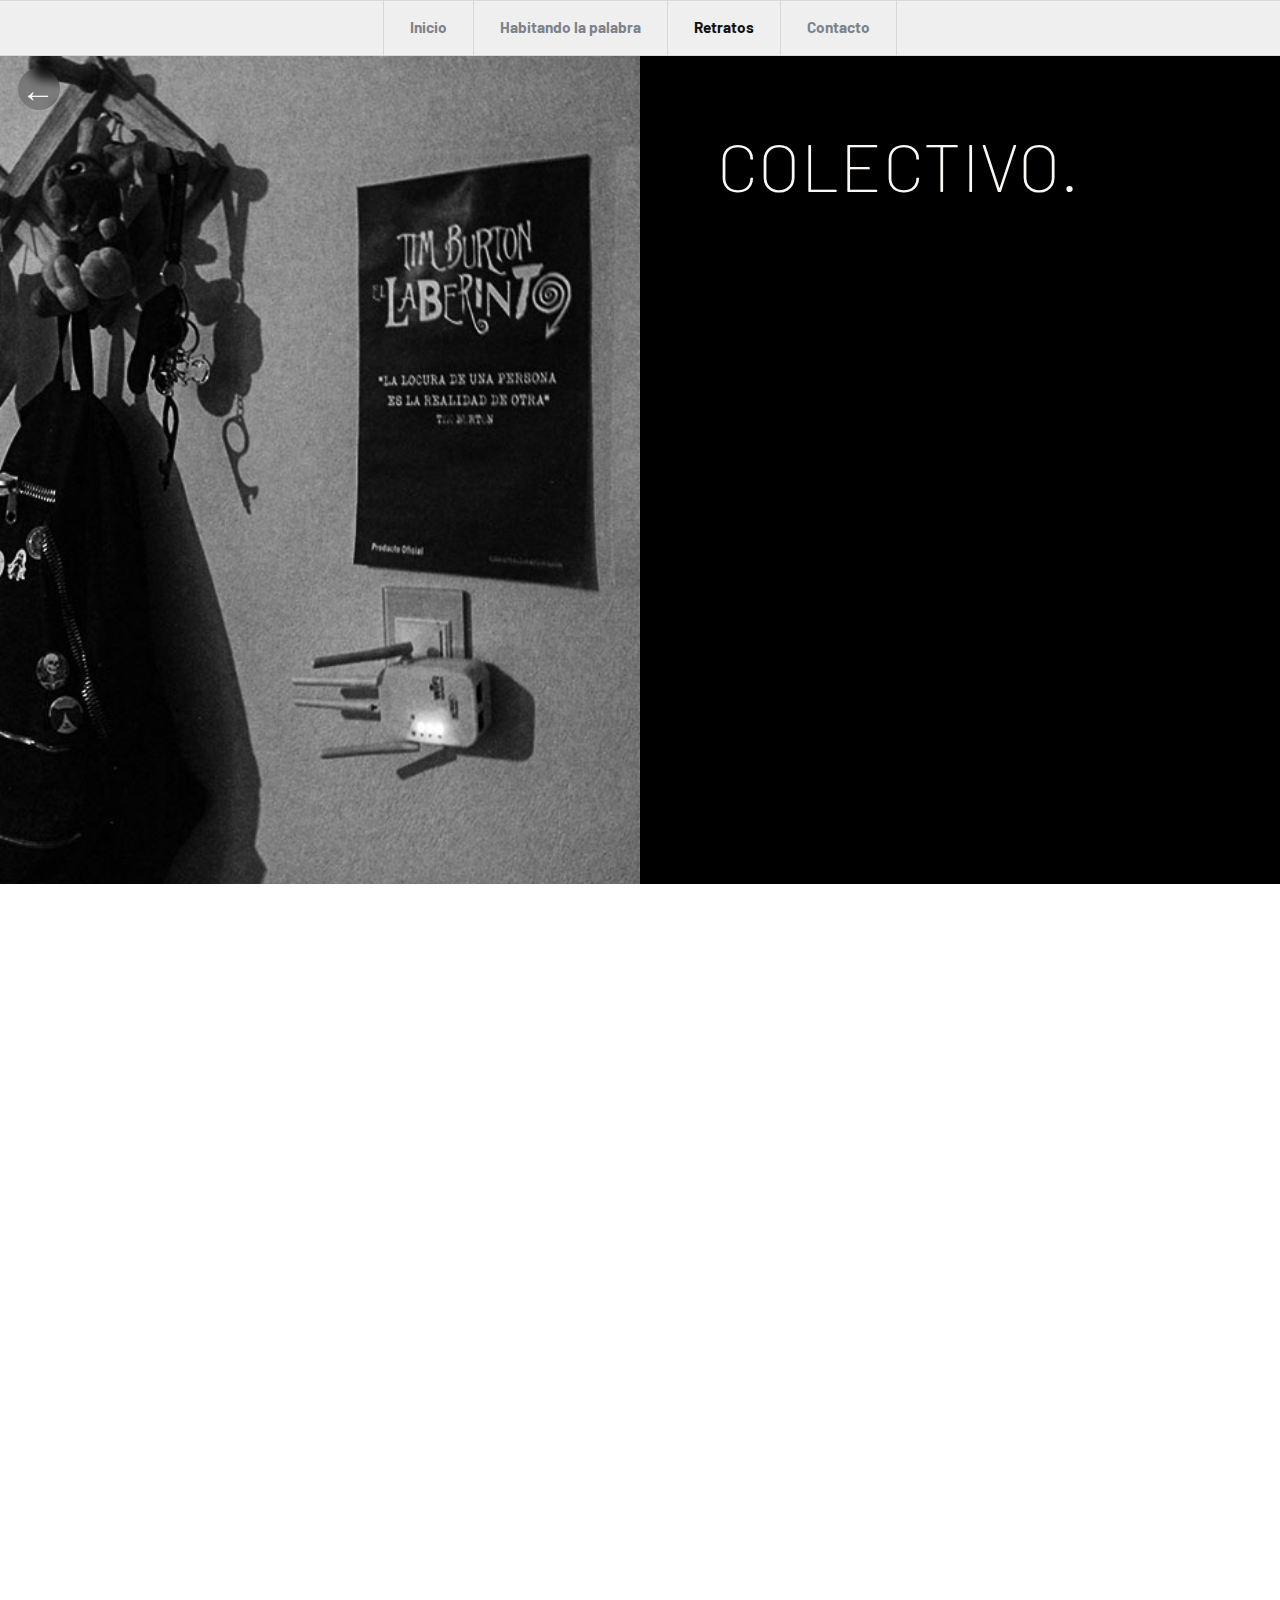
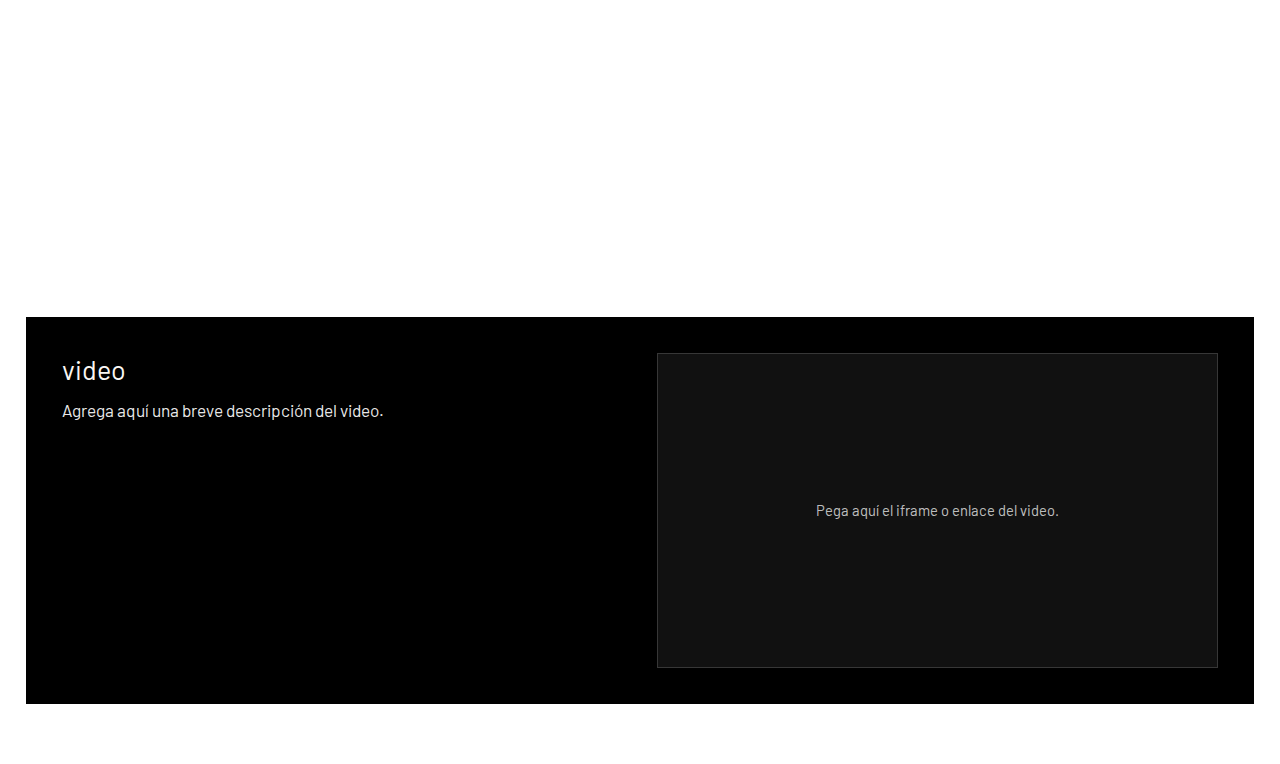
<file: retrato.com/personas/colectivo.html>
<!doctype html>
<html lang="es">
<head>
  <meta charset="UTF-8">
  <meta name="viewport" content="width=device-width, initial-scale=1.0">
  <title>Colectivo | retrato.com</title>
  <link rel="icon" type="image/png" sizes="1024x1024" href="../../assets/favicon.png?v=2">
  <link rel="shortcut icon" href="../../assets/favicon.png?v=2">
  <link rel="apple-touch-icon" href="../../assets/favicon.png?v=2">
  <link rel="preconnect" href="https://fonts.googleapis.com">
  <link rel="preconnect" href="https://fonts.gstatic.com" crossorigin>
  <link href="https://fonts.googleapis.com/css2?family=Barlow:ital,wght@0,100;1,300;1,500;1,700&display=swap" rel="stylesheet">
  <link rel="stylesheet" href="./detalle.css">
  <link rel="stylesheet" href="../../menu.css">
</head>
<body>
  <nav class="menu-principal" aria-label="menu principal">
    <ul class="menu-lista">
      <li class="menu-item"><a class="menu-link" href="../../index.html">Inicio</a></li>
      <li class="menu-item"><a class="menu-link" href="../../habitandolapalabra/index.html">Habitando la palabra</a></li>
      <li class="menu-item"><a class="menu-link activo" href="../index.html">Retratos</a></li>
      <li class="menu-item"><a class="menu-link" href="../../index.html#contacto">Contacto</a></li>
    </ul>
  </nav>

  <a class="volver" href="../index.html" aria-label="volver a la pagina anterior">
    <span class="volver-flecha" aria-hidden="true">&larr;</span>
  </a>

  <main class="detalle">
    <section class="detalle-hero">
      <div class="detalle-media">
        <figure class="detalle-imagen">
          <img src="../media/personas/colectivo/imagen_principal.jpg" alt="Retrato del colectivo.">
        </figure>
      </div>

      <section class="detalle-contenido">
        <h1 class="detalle-nombre">Colectivo.</h1>
      </section>
    </section>

    <section class="detalle-galeria" aria-label="galeria del colectivo">
      <h2 class="detalle-galeria-titulo">galer&iacute;a</h2>
      <div class="detalle-galeria-carrusel">
        <div class="detalle-galeria-viewport">
          <div class="detalle-galeria-pista">
            <figure class="detalle-galeria-item"><img src="../media/personas/colectivo/galeria_1.jpg" alt="Galeria 1 de Colectivo."></figure>
            <figure class="detalle-galeria-item"><img src="../media/personas/colectivo/galeria_2.jpg" alt="Galeria 2 de Colectivo."></figure>
          </div>
        </div>
      </div>
    </section>

    <section class="detalle-extra" aria-label="descripcion y reproductor">
      <div class="detalle-extra-texto">
        <h2>video</h2>
        <p>Agrega aqu&iacute; una breve descripci&oacute;n del video.</p>
      </div>
      <div class="detalle-extra-media">
        <div class="detalle-embed detalle-embed-placeholder">
          <p>Pega aqu&iacute; el iframe o enlace del video.</p>
        </div>
      </div>
    </section>
  
  </main>
  <script src="../../menu.js"></script>
  <script src="./galeria.js"></script>
</body>
</html>
</file>
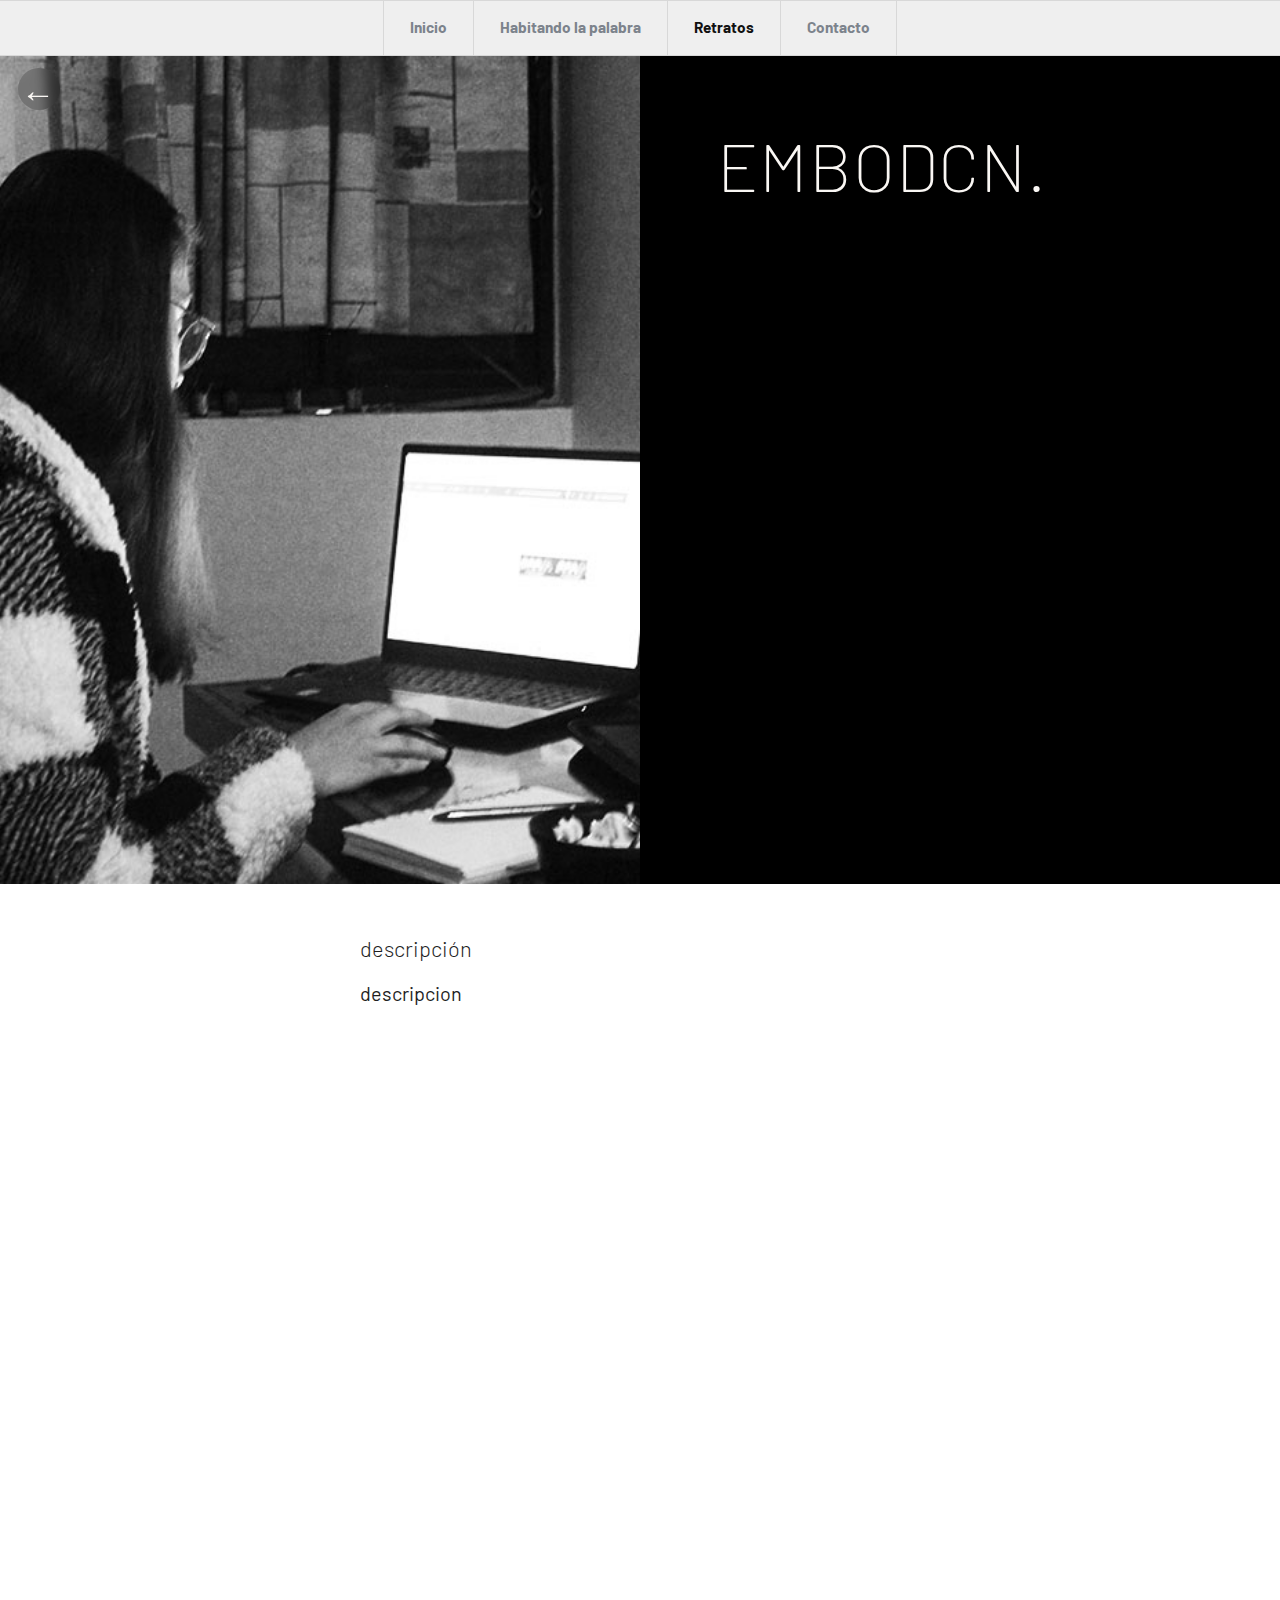
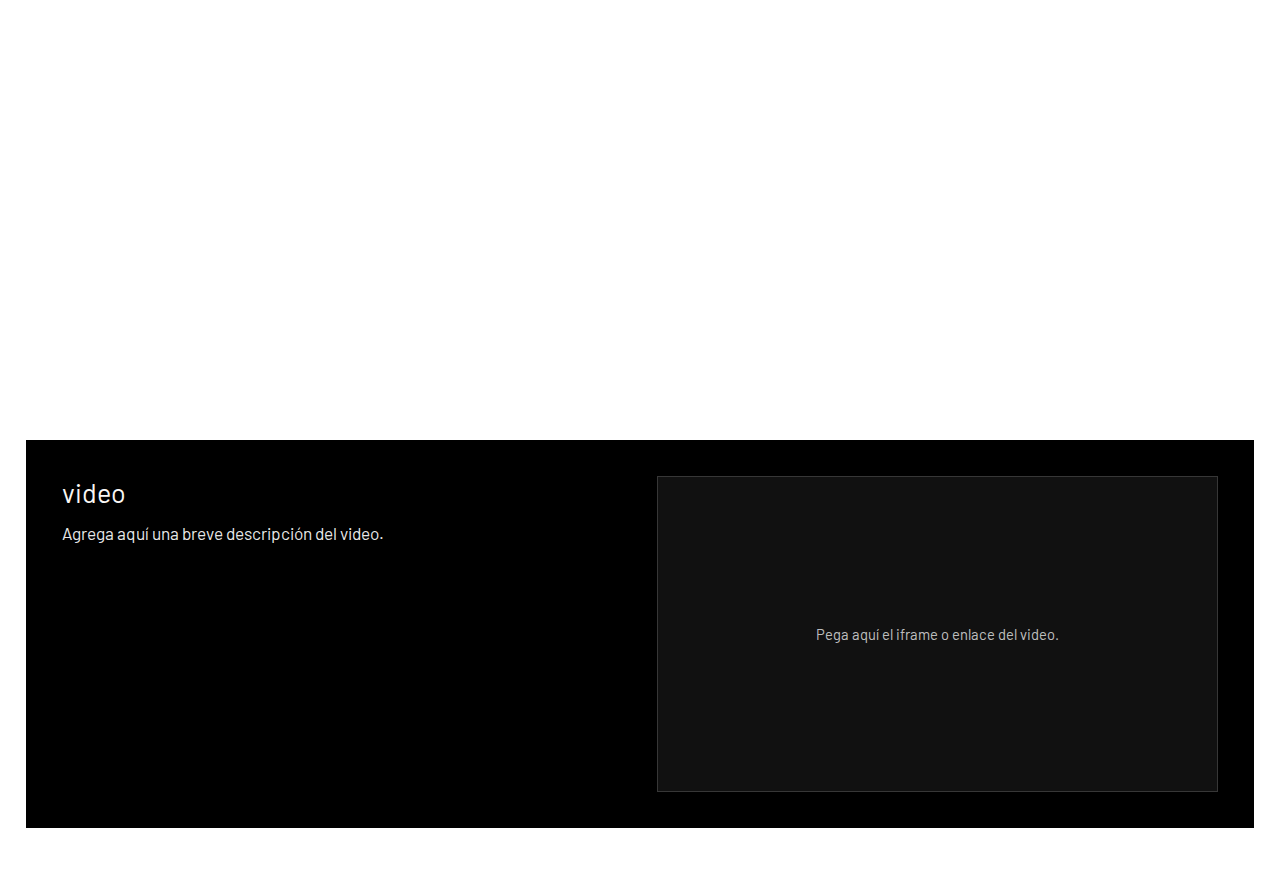
<file: retrato.com/personas/embodcn.html>
<!doctype html>
<html lang="es">
<head>
  <meta charset="UTF-8">
  <meta name="viewport" content="width=device-width, initial-scale=1.0">
  <title>Embodcn | retrato.com</title>
  <link rel="icon" type="image/png" href="../../assets/favicon.png">
  <link rel="preconnect" href="https://fonts.googleapis.com">
  <link rel="preconnect" href="https://fonts.gstatic.com" crossorigin>
  <link href="https://fonts.googleapis.com/css2?family=Barlow:ital,wght@0,100;1,300;1,500;1,700&display=swap" rel="stylesheet">
  <link rel="stylesheet" href="./detalle.css">
  <link rel="stylesheet" href="../../menu.css">
</head>
<body>
  <nav class="menu-principal" aria-label="menu principal">
    <ul class="menu-lista">
      <li class="menu-item"><a class="menu-link" href="../../index.html">Inicio</a></li>
      <li class="menu-item"><a class="menu-link" href="../../habitandolapalabra/index.html">Habitando la palabra</a></li>
      <li class="menu-item"><a class="menu-link activo" href="../index.html">Retratos</a></li>
      <li class="menu-item"><a class="menu-link" href="../../index.html#contacto">Contacto</a></li>
    </ul>
  </nav>

  <a class="volver" href="../index.html" aria-label="volver a la pagina anterior">
    <span class="volver-flecha" aria-hidden="true">&larr;</span>
  </a>

  <main class="detalle">
    <section class="detalle-hero">
      <div class="detalle-media">
        <figure class="detalle-imagen">
          <img src="../../assets/imagen-04.jpg" alt="Retrato de Embodcn.">
        </figure>
      </div>

      <section class="detalle-contenido">
        <h1 class="detalle-nombre">Embodcn.</h1>
      </section>
    </section>

    <section class="detalle-info">
      <h2>descripci&oacute;n</h2>
      <p>descripcion</p>
    </section>

    <section class="detalle-galeria" aria-label="galeria de Embodcn.">
      <h2 class="detalle-galeria-titulo">galer&iacute;a</h2>
      <div class="detalle-galeria-carrusel">
        <div class="detalle-galeria-viewport">
          <div class="detalle-galeria-pista">
            <figure class="detalle-galeria-item"><img src="../../assets/imagen-04.jpg" alt="Galeria de Embodcn."></figure>
          </div>
        </div>
      </div>
    </section>

    <section class="detalle-extra" aria-label="descripcion y reproductor">
      <div class="detalle-extra-texto">
        <h2>video</h2>
        <p>Agrega aqu&iacute; una breve descripci&oacute;n del video.</p>
      </div>
      <div class="detalle-extra-media">
        <div class="detalle-embed detalle-embed-placeholder">
          <p>Pega aqu&iacute; el iframe o enlace del video.</p>
        </div>
      </div>
    </section>
  </main>
  <script src="../../menu.js"></script>
  <script src="./galeria.js"></script>
</body>
</html>
</file>
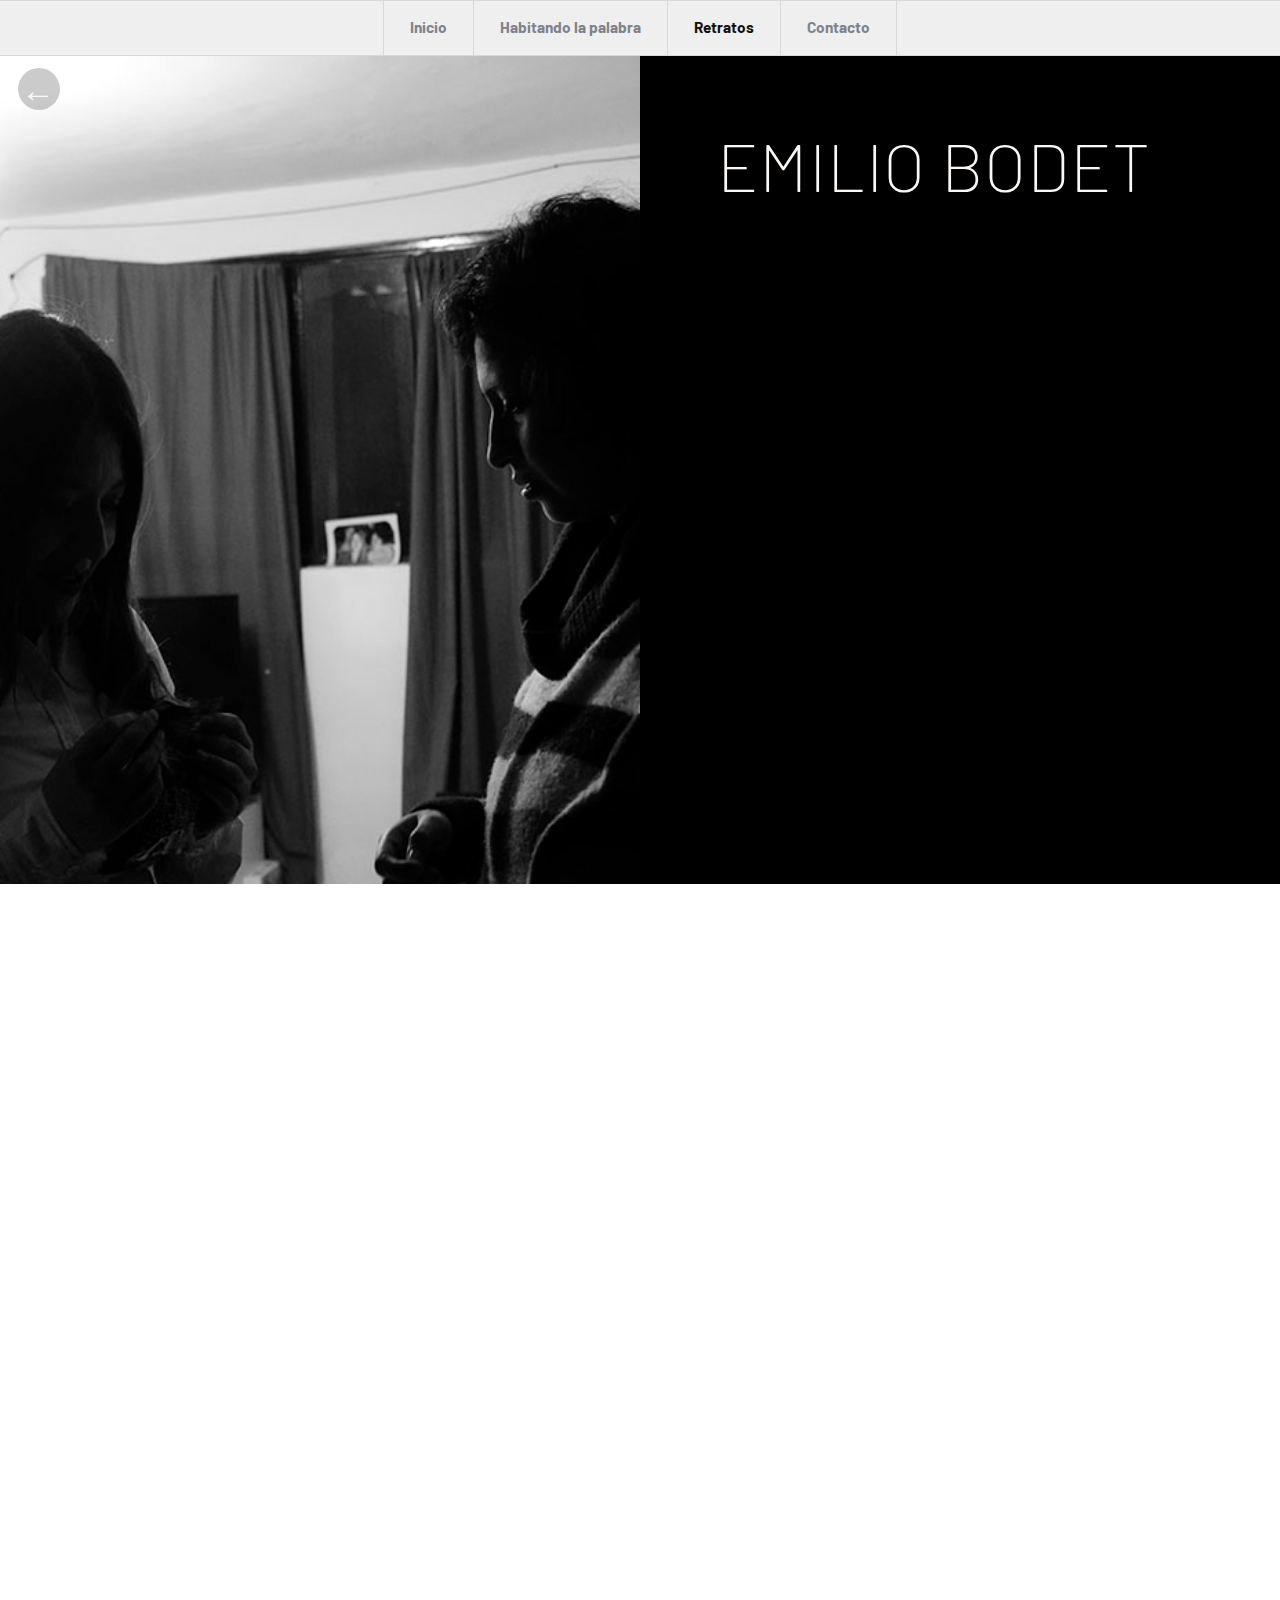
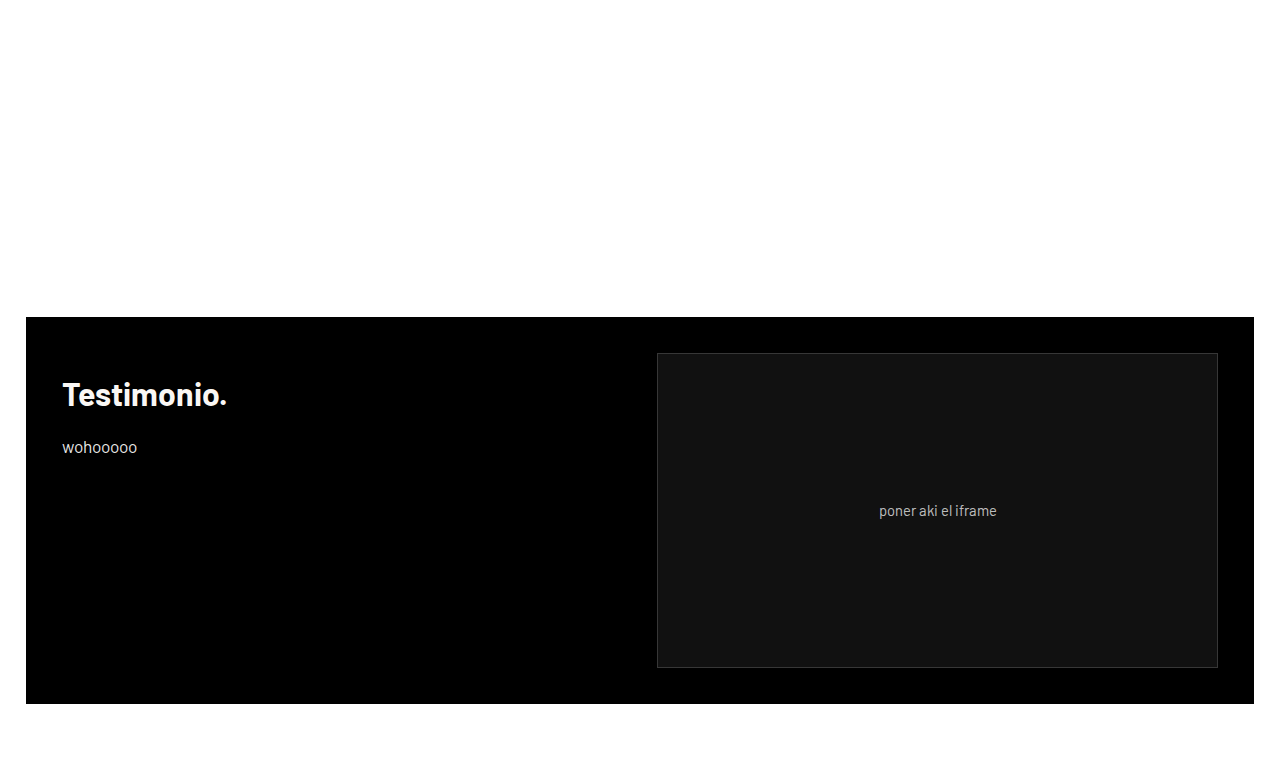
<file: retrato.com/personas/Emilio.html>
<!doctype html>
<html lang="es">
<head>
  <meta charset="UTF-8">
  <meta name="viewport" content="width=device-width, initial-scale=1.0">
  <title>Emilio Bodet | retrato.com</title>
  <link rel="icon" type="image/png" sizes="1024x1024" href="../../assets/favicon.png?v=2">
  <link rel="shortcut icon" href="../../assets/favicon.png?v=2">
  <link rel="apple-touch-icon" href="../../assets/favicon.png?v=2">
  <link rel="preconnect" href="https://fonts.googleapis.com">
  <link rel="preconnect" href="https://fonts.gstatic.com" crossorigin>
  <link href="https://fonts.googleapis.com/css2?family=Barlow:ital,wght@0,100;1,300;1,500;1,700&display=swap" rel="stylesheet">
  <link rel="stylesheet" href="./detalle.css">
  <link rel="stylesheet" href="../../menu.css">
</head>
<body>
  <nav class="menu-principal" aria-label="menu principal">
    <ul class="menu-lista">
      <li class="menu-item"><a class="menu-link" href="../../index.html">Inicio</a></li>
      <li class="menu-item"><a class="menu-link" href="../../habitandolapalabra/index.html">Habitando la palabra</a></li>
      <li class="menu-item"><a class="menu-link activo" href="../index.html">Retratos</a></li>
      <li class="menu-item"><a class="menu-link" href="../../index.html#contacto">Contacto</a></li>
    </ul>
  </nav>

  <a class="volver" href="../index.html" aria-label="volver a la pagina anterior">
    <span class="volver-flecha" aria-hidden="true">&larr;</span>
  </a>

  <main class="detalle">
    <section class="detalle-hero">
      <div class="detalle-media">
        <figure class="detalle-imagen">
          <img src="../media/personas/regina-o/imagen_principal.jpg" alt="Retrato de Regina O.">
        </figure>
      </div>

      <section class="detalle-contenido">
        <h1 class="detalle-nombre">Emilio Bodet</h1>
      </section>
    </section>

    <section class="detalle-galeria" aria-label="galeria de Emilio Bodet">
      <h2 class="detalle-galeria-titulo">galería</h2>
      <div class="detalle-galeria-carrusel">
        <div class="detalle-galeria-viewport">
          <div class="detalle-galeria-pista">
            <figure class="detalle-galeria-item"><img src="../media/personas/regina-o/galeria_1.jpg" alt="Galeria 1 de Regina O."></figure>
            <figure class="detalle-galeria-item"><img src="../media/personas/regina-o/galeria_2.jpg" alt="Galeria 2 de Regina O."></figure>
          </div>
        </div>
      </div>
    </section>

    <section class="detalle-extra" aria-label="descripcion y reproductor">
      <div class="detalle-extra-texto">
        <h1>Testimonio.</h1>
        <p>wohooooo</p>
      </div>
      <div class="detalle-extra-media">
        <div class="detalle-embed detalle-embed-placeholder">
          <p>poner aki el iframe </p>
        </div>
      </div>
    </section>
  
  </main>
  <script src="../../menu.js"></script>
  <script src="./galeria.js"></script>
</body>
</html>
</file>
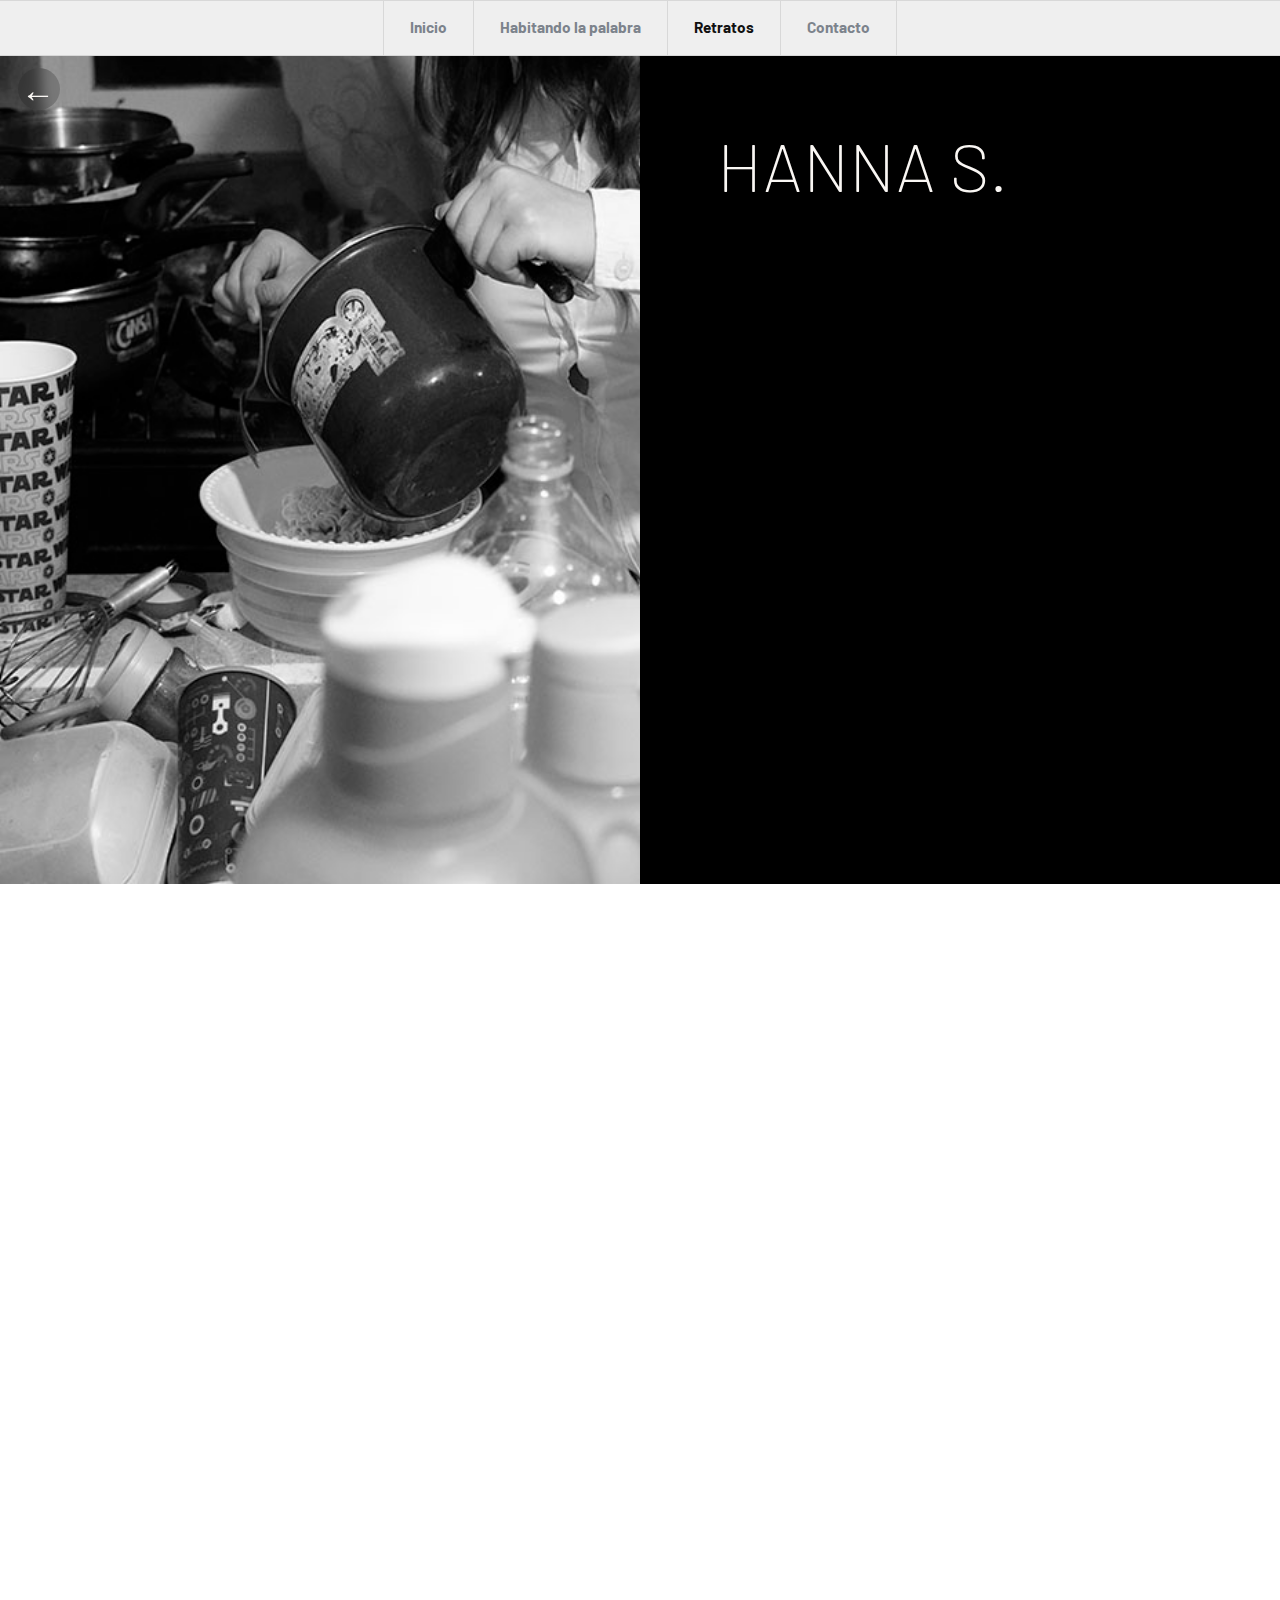
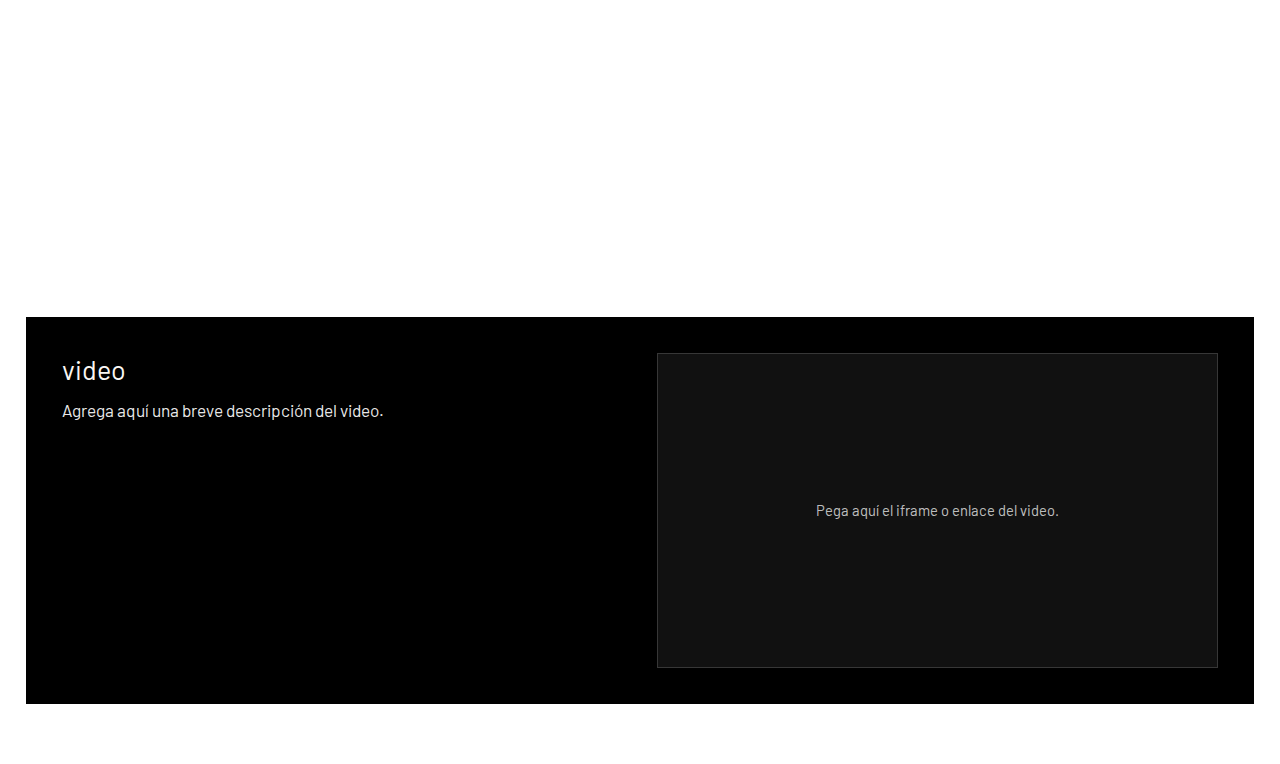
<file: retrato.com/personas/hanna-s.html>
<!doctype html>
<html lang="es">
<head>
  <meta charset="UTF-8">
  <meta name="viewport" content="width=device-width, initial-scale=1.0">
  <title>Hanna S. | retrato.com</title>
  <link rel="icon" type="image/png" href="../../assets/favicon.png">
  <link rel="preconnect" href="https://fonts.googleapis.com">
  <link rel="preconnect" href="https://fonts.gstatic.com" crossorigin>
  <link href="https://fonts.googleapis.com/css2?family=Barlow:ital,wght@0,100;1,300;1,500;1,700&display=swap" rel="stylesheet">
  <link rel="stylesheet" href="./detalle.css">
  <link rel="stylesheet" href="../../menu.css">
</head>
<body>
  <nav class="menu-principal" aria-label="menu principal">
    <ul class="menu-lista">
      <li class="menu-item"><a class="menu-link" href="../../index.html">Inicio</a></li>
      <li class="menu-item"><a class="menu-link" href="../../habitandolapalabra/index.html">Habitando la palabra</a></li>
      <li class="menu-item"><a class="menu-link activo" href="../index.html">Retratos</a></li>
      <li class="menu-item"><a class="menu-link" href="../../index.html#contacto">Contacto</a></li>
    </ul>
  </nav>

  <a class="volver" href="../index.html" aria-label="volver a la pagina anterior">
    <span class="volver-flecha" aria-hidden="true">&larr;</span>
  </a>

  <main class="detalle">
    <section class="detalle-hero">
      <div class="detalle-media">
        <figure class="detalle-imagen">
          <img src="../media/personas/hanna-s/imagen_principal.jpg" alt="Retrato de Hanna S.">
        </figure>
      </div>

      <section class="detalle-contenido">
        <h1 class="detalle-nombre">Hanna S.</h1>
      </section>
    </section>

    <section class="detalle-galeria" aria-label="galeria de Hanna S.">
      <h2 class="detalle-galeria-titulo">galer&iacute;a</h2>
      <div class="detalle-galeria-carrusel">
        <div class="detalle-galeria-viewport">
          <div class="detalle-galeria-pista">
            <figure class="detalle-galeria-item"><img src="../media/personas/hanna-s/galeria_1.jpg" alt="Galeria 1 de Hanna S."></figure>
            <figure class="detalle-galeria-item"><img src="../media/personas/hanna-s/galeria_2.jpg" alt="Galeria 2 de Hanna S."></figure>
          </div>
        </div>
      </div>
    </section>

    <section class="detalle-extra" aria-label="descripcion y reproductor">
      <div class="detalle-extra-texto">
        <h2>video</h2>
        <p>Agrega aqu&iacute; una breve descripci&oacute;n del video.</p>
      </div>
      <div class="detalle-extra-media">
        <div class="detalle-embed detalle-embed-placeholder">
          <p>Pega aqu&iacute; el iframe o enlace del video.</p>
        </div>
      </div>
    </section>
  
  </main>
  <script src="../../menu.js"></script>
  <script src="./galeria.js"></script>
</body>
</html>
</file>
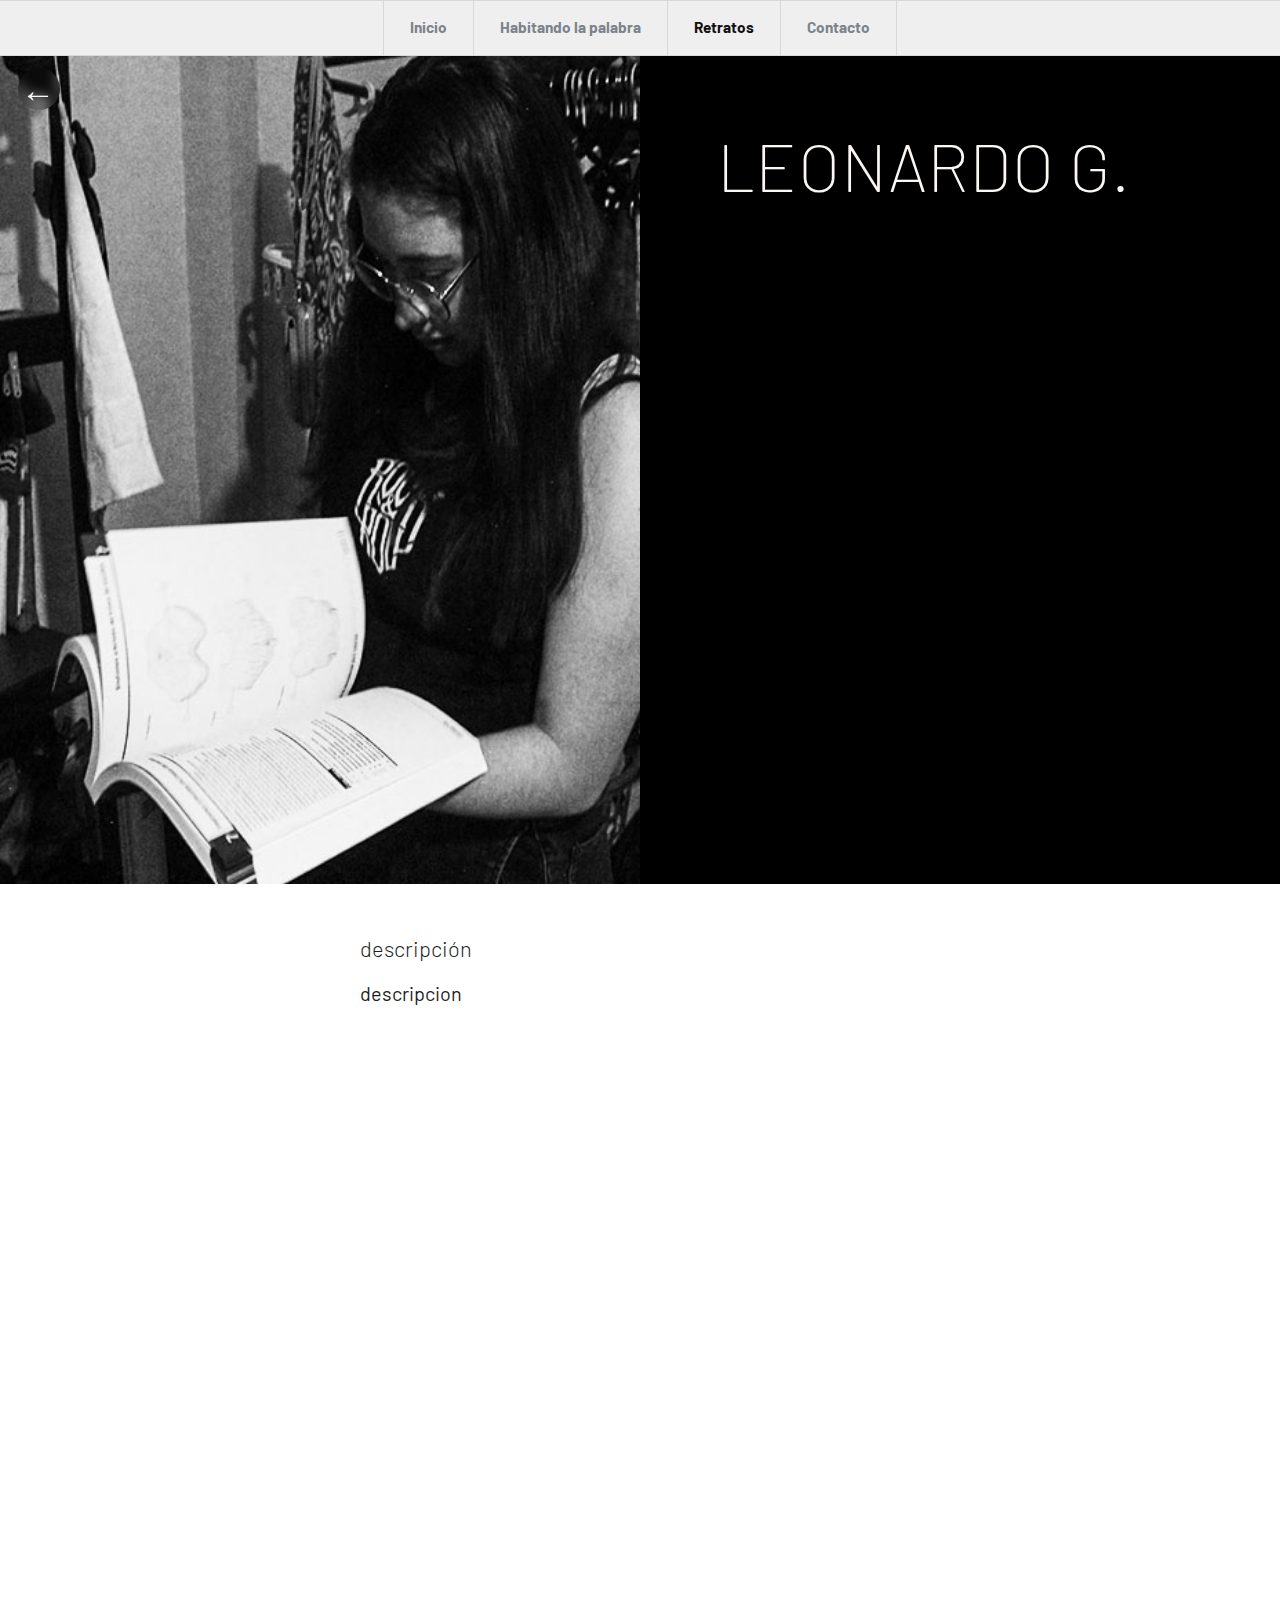
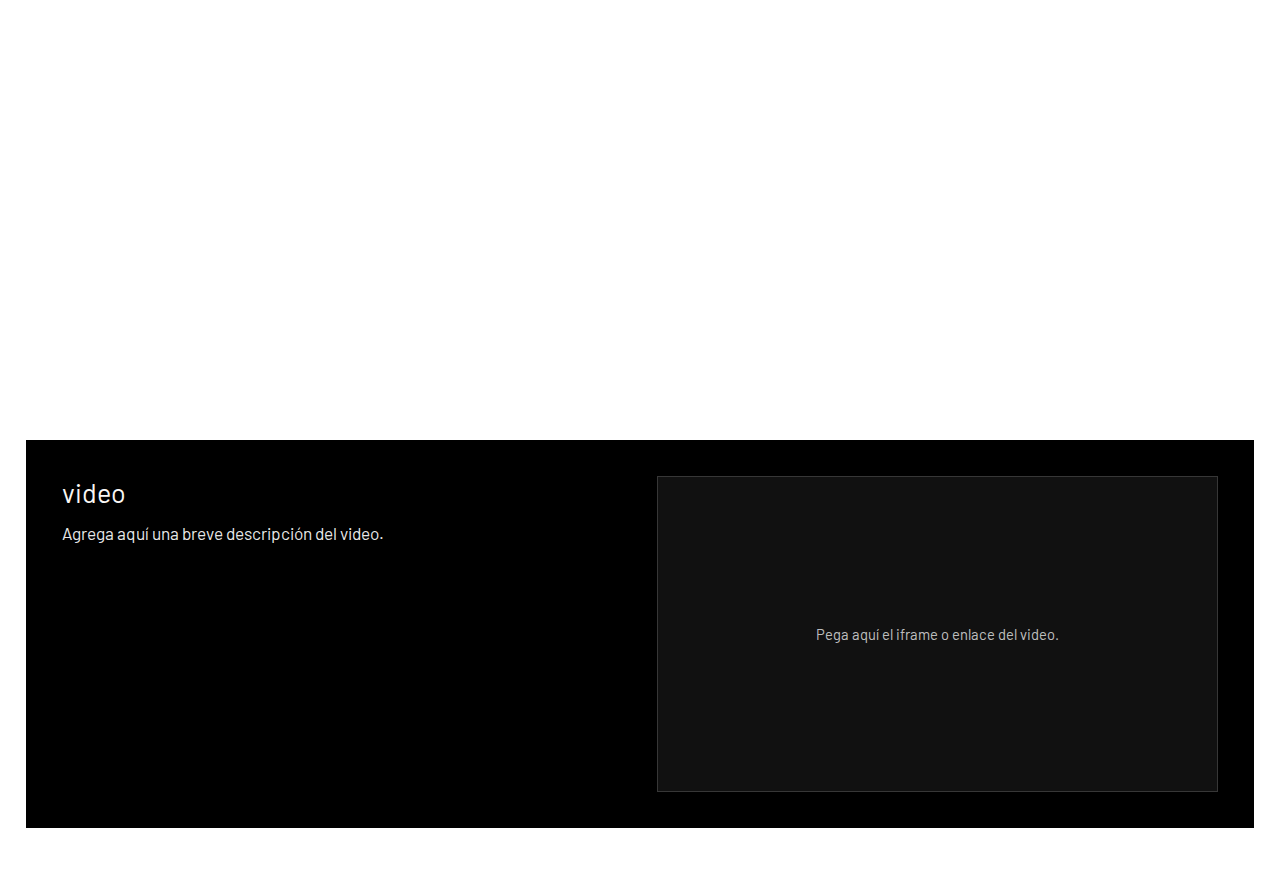
<file: retrato.com/personas/leonardo-g.html>
<!doctype html>
<html lang="es">
<head>
  <meta charset="UTF-8">
  <meta name="viewport" content="width=device-width, initial-scale=1.0">
  <title>Leonardo G. | retrato.com</title>
  <link rel="icon" type="image/png" href="../../assets/favicon.png">
  <link rel="preconnect" href="https://fonts.googleapis.com">
  <link rel="preconnect" href="https://fonts.gstatic.com" crossorigin>
  <link href="https://fonts.googleapis.com/css2?family=Barlow:ital,wght@0,100;1,300;1,500;1,700&display=swap" rel="stylesheet">
  <link rel="stylesheet" href="./detalle.css">
  <link rel="stylesheet" href="../../menu.css">
</head>
<body>
  <nav class="menu-principal" aria-label="menu principal">
    <ul class="menu-lista">
      <li class="menu-item"><a class="menu-link" href="../../index.html">Inicio</a></li>
      <li class="menu-item"><a class="menu-link" href="../../habitandolapalabra/index.html">Habitando la palabra</a></li>
      <li class="menu-item"><a class="menu-link activo" href="../index.html">Retratos</a></li>
      <li class="menu-item"><a class="menu-link" href="../../index.html#contacto">Contacto</a></li>
    </ul>
  </nav>

  <a class="volver" href="../index.html" aria-label="volver a la pagina anterior">
    <span class="volver-flecha" aria-hidden="true">&larr;</span>
  </a>

  <main class="detalle">
    <section class="detalle-hero">
      <div class="detalle-media">
        <figure class="detalle-imagen">
          <img src="../../assets/imagen-09.jpg" alt="Retrato de Leonardo G.">
        </figure>
      </div>

      <section class="detalle-contenido">
        <h1 class="detalle-nombre">Leonardo G.</h1>
      </section>
    </section>

    <section class="detalle-info">
      <h2>descripci&oacute;n</h2>
      <p>descripcion</p>
    </section>

    <section class="detalle-galeria" aria-label="galeria de Leonardo G.">
      <h2 class="detalle-galeria-titulo">galer&iacute;a</h2>
      <div class="detalle-galeria-carrusel">
        <div class="detalle-galeria-viewport">
          <div class="detalle-galeria-pista">
            <figure class="detalle-galeria-item"><img src="../../assets/imagen-09.jpg" alt="Galeria de Leonardo G."></figure>
          </div>
        </div>
      </div>
    </section>

    <section class="detalle-extra" aria-label="descripcion y reproductor">
      <div class="detalle-extra-texto">
        <h2>video</h2>
        <p>Agrega aqu&iacute; una breve descripci&oacute;n del video.</p>
      </div>
      <div class="detalle-extra-media">
        <div class="detalle-embed detalle-embed-placeholder">
          <p>Pega aqu&iacute; el iframe o enlace del video.</p>
        </div>
      </div>
    </section>
  </main>
  <script src="../../menu.js"></script>
  <script src="./galeria.js"></script>
</body>
</html>
</file>
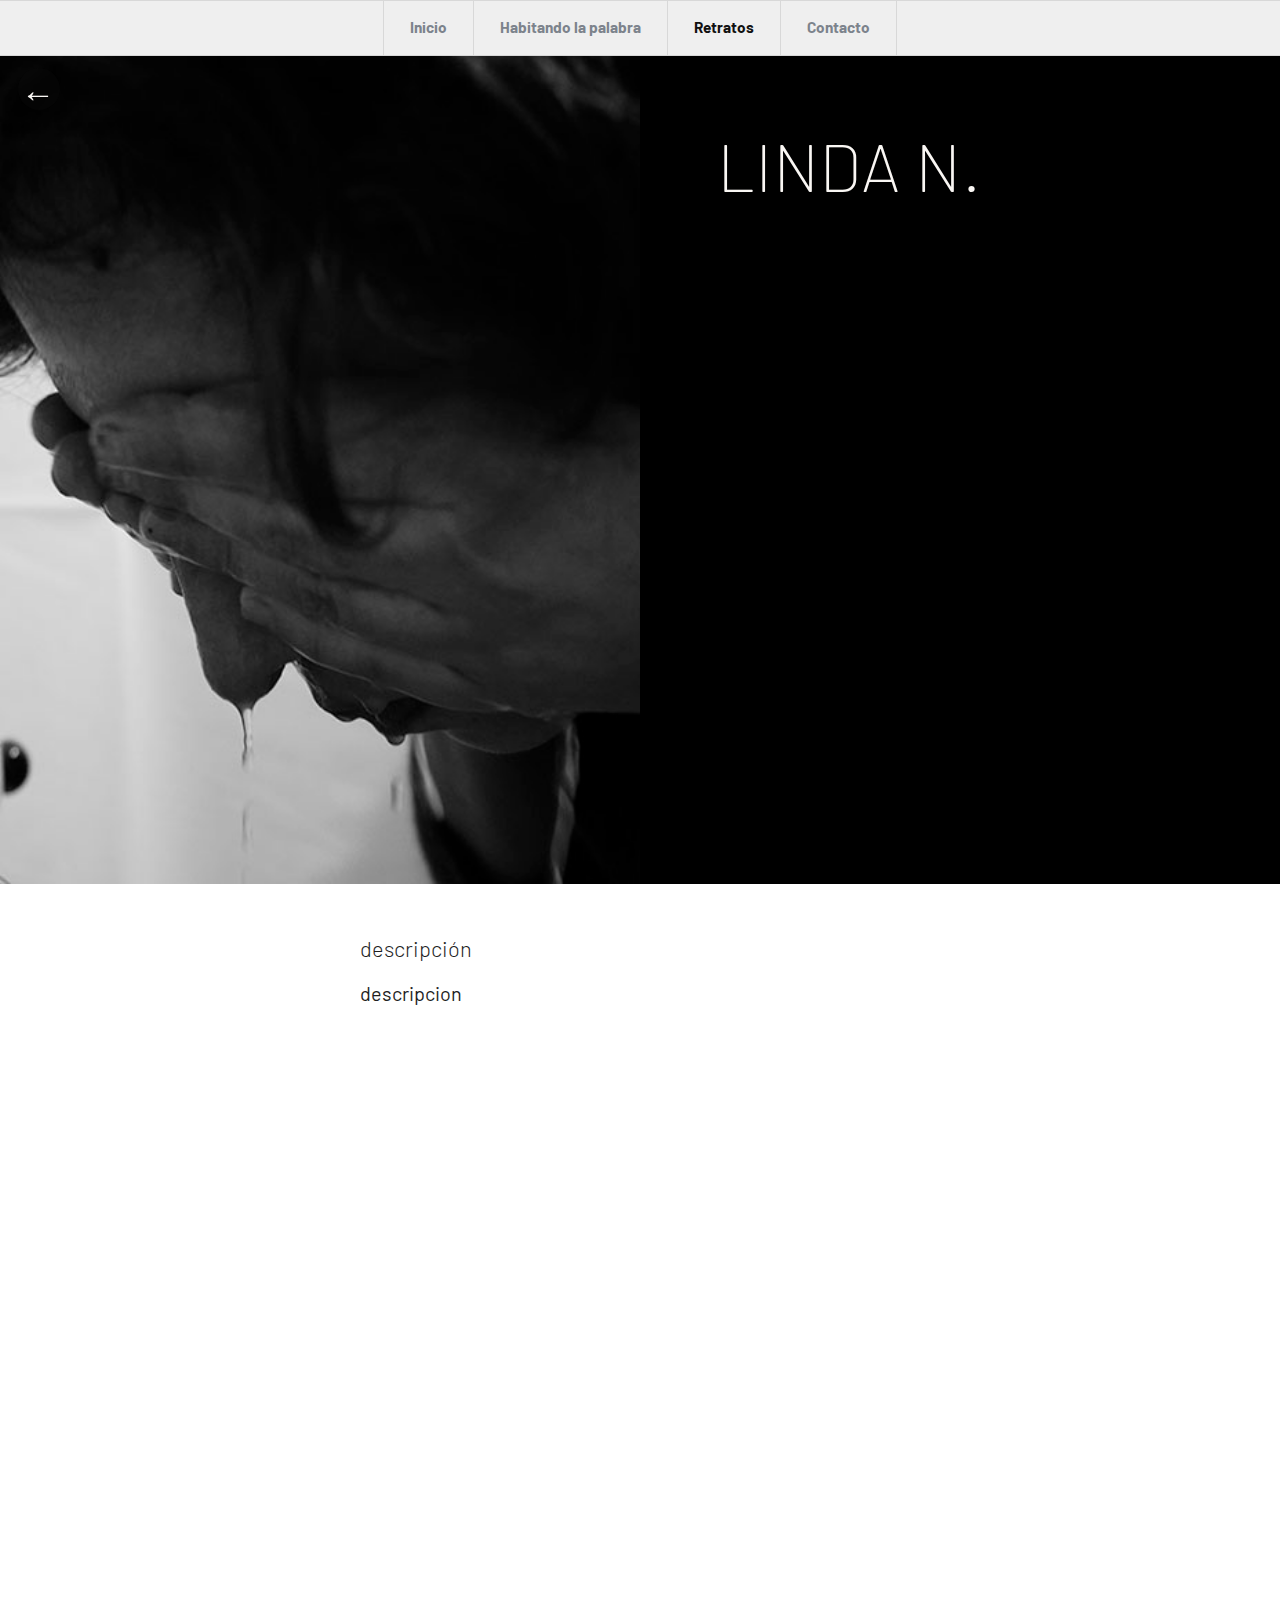
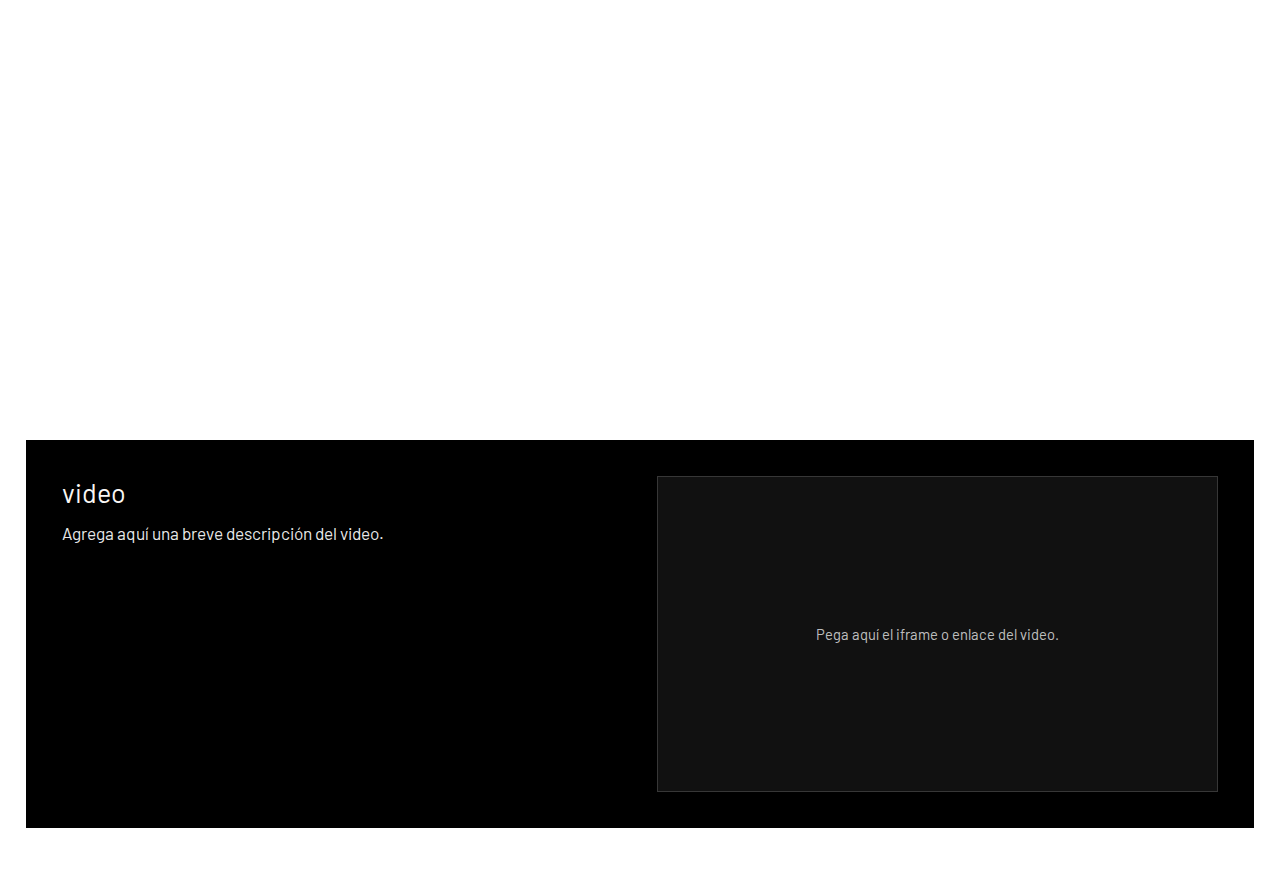
<file: retrato.com/personas/linda-n.html>
<!doctype html>
<html lang="es">
<head>
  <meta charset="UTF-8">
  <meta name="viewport" content="width=device-width, initial-scale=1.0">
  <title>Linda N. | retrato.com</title>
  <link rel="icon" type="image/png" href="../../assets/favicon.png">
  <link rel="preconnect" href="https://fonts.googleapis.com">
  <link rel="preconnect" href="https://fonts.gstatic.com" crossorigin>
  <link href="https://fonts.googleapis.com/css2?family=Barlow:ital,wght@0,100;1,300;1,500;1,700&display=swap" rel="stylesheet">
  <link rel="stylesheet" href="./detalle.css">
  <link rel="stylesheet" href="../../menu.css">
</head>
<body>
  <nav class="menu-principal" aria-label="menu principal">
    <ul class="menu-lista">
      <li class="menu-item"><a class="menu-link" href="../../index.html">Inicio</a></li>
      <li class="menu-item"><a class="menu-link" href="../../habitandolapalabra/index.html">Habitando la palabra</a></li>
      <li class="menu-item"><a class="menu-link activo" href="../index.html">Retratos</a></li>
      <li class="menu-item"><a class="menu-link" href="../../index.html#contacto">Contacto</a></li>
    </ul>
  </nav>

  <a class="volver" href="../index.html" aria-label="volver a la pagina anterior">
    <span class="volver-flecha" aria-hidden="true">&larr;</span>
  </a>

  <main class="detalle">
    <section class="detalle-hero">
      <div class="detalle-media">
        <figure class="detalle-imagen">
          <img src="../../assets/imagen-02.jpg" alt="Retrato de Linda N.">
        </figure>
      </div>

      <section class="detalle-contenido">
        <h1 class="detalle-nombre">Linda N.</h1>
      </section>
    </section>

    <section class="detalle-info">
      <h2>descripci&oacute;n</h2>
      <p>descripcion</p>
    </section>

    <section class="detalle-galeria" aria-label="galeria de Linda N.">
      <h2 class="detalle-galeria-titulo">galer&iacute;a</h2>
      <div class="detalle-galeria-carrusel">
        <div class="detalle-galeria-viewport">
          <div class="detalle-galeria-pista">
            <figure class="detalle-galeria-item"><img src="../../assets/imagen-02.jpg" alt="Galeria de Linda N."></figure>
          </div>
        </div>
      </div>
    </section>

    <section class="detalle-extra" aria-label="descripcion y reproductor">
      <div class="detalle-extra-texto">
        <h2>video</h2>
        <p>Agrega aqu&iacute; una breve descripci&oacute;n del video.</p>
      </div>
      <div class="detalle-extra-media">
        <div class="detalle-embed detalle-embed-placeholder">
          <p>Pega aqu&iacute; el iframe o enlace del video.</p>
        </div>
      </div>
    </section>
  </main>
  <script src="../../menu.js"></script>
  <script src="./galeria.js"></script>
</body>
</html>
</file>
<file: styles.css>
﻿body {
  margin: 0;
  background: #ffffff;
  color: #111111;
  font-family: 'Barlow', Arial, sans-serif;
  font-weight: 100;
  min-height: 100vh;
  display: flex;
  flex-direction: column;
}

.leyenda-construccion {
  margin: 12px 0 0 10px;
  font-size: 20px;
  font-style: italic;
  font-weight: 100;
  line-height: 1;
  text-decoration: underline;
}

h1 {
  margin: 20px auto 0;
  width: fit-content;
  font-size: clamp(32px, 9vw, 74px);
  font-style: italic;
  font-weight: 100;
  line-height: 1;
  white-space: nowrap;
}

.titulo-link {
  color: inherit;
  text-decoration: none;
}

.titulo-link:hover {
  text-decoration: underline;
}

.contenedor {
  width: min(92%, 820px);
  margin: 30px auto 0;
}

.mosaico {
  display: grid;
  gap: 2px;
  grid-template-columns: 1.05fr 1.05fr 1.5fr 1.15fr;
  grid-template-rows: 220px 110px 110px;
}

.pieza {
  overflow: hidden;
  background: transparent;
  min-height: 0;
}

.pieza-top-a {
  grid-column: 1;
  grid-row: 1;
}

.pieza-top-b {
  grid-column: 2;
  grid-row: 1;
}

.pieza-top-c {
  grid-column: 3 / 5;
  grid-row: 1;
}

.pieza-a {
  grid-column: 1;
  grid-row: 2;
}

.pieza-b {
  grid-column: 2;
  grid-row: 2;
}

.pieza-c {
  grid-column: 3;
  grid-row: 2 / 4;
}

.pieza-d {
  grid-column: 4;
  grid-row: 2 / 4;
}

.pieza-e {
  grid-column: 1 / 3;
  grid-row: 3;
}

.pieza img {
  width: 100%;
  height: 100%;
  display: block;
  object-fit: cover;
  opacity: 0;
  transition: opacity 0.2s ease;
}

.pieza.activa img {
  opacity: 1;
  object-position: center;
}

.nombres {
  margin: 2cm 0 30px 30px;
  padding-left: 0;
  list-style: none;
  font-size: 20px;
  font-weight: 100;
}

.nombres li {
  margin: 7px 0;
}

.nombres a {
  color: #111111;
  text-decoration: underline;
}

.seccion-inferior {
  background: #000000;
  color: #ffffff;
  padding: calc(19px + 1cm) 30px;
  display: flex;
  align-items: center;
  justify-content: space-between;
  gap: 24px;
  font-size: 22px;
  font-weight: 100;
  overflow-x: auto;
}

.seccion-inferior a {
  flex: 1 1 0;
  text-align: center;
  white-space: nowrap;
  color: #ffffff;
  text-decoration: none;
}

.seccion-inferior a:hover {
  text-decoration: underline;
}

@media (max-width: 900px) {
  .leyenda-construccion {
    font-size: 16px;
    margin-left: 8px;
  }

  h1 {
    font-size: clamp(30px, 12vw, 52px);
  }

  .mosaico {
    grid-template-columns: 1fr;
    grid-template-rows: none;
  }

  .mosaico > .pieza {
    grid-column: auto;
    grid-row: auto;
    min-height: 180px;
  }

  .nombres {
    margin: 2cm 0 30px 16px;
    font-size: 18px;
  }

  .seccion-inferior {
    padding: 28px 16px;
    gap: 14px;
    font-size: 16px;
  }
}

@media (max-width: 480px) {
  .leyenda-construccion {
    font-size: 14px;
    margin-left: 6px;                                                                               
  }

  h1 {
    font-size: clamp(28px, 14vw, 48px);
  }

  .contenedor {
    width: 96%;
  }

  .nombres {
    margin: 1.5cm 0 20px 12px;
    font-size: 16px;
  }

  .nombres li {
    margin: 5px 0;
  }

  .seccion-inferior {
    padding: 20px 12px;
    font-size: 14px;
    flex-direction: column;
    align-items: flex-start;
  }

  .seccion-inferior a {
    text-align: left;
    margin-bottom: 8px;
  }
}
</file>
<file: menu.css>
:root {
  --menu-fondo: #efefef;
  --menu-borde: #d8d8d8;
  --menu-texto: #7c838c;
  --menu-texto-activo: #111111;
  --menu-altura: 54px;
}

.menu-principal {
  position: relative;
  background: var(--menu-fondo);
  border-top: 1px solid var(--menu-borde);
  border-bottom: 1px solid var(--menu-borde);
}

.menu-lista {
  width: min(100%, 1000px);
  margin: 0 auto;
  padding: 0;
  list-style: none;
  display: flex;
  justify-content: center;
  align-items: stretch;
}

.menu-item {
  flex: 0 0 auto;
  border-left: 1px solid var(--menu-borde);
}

.menu-item:last-child {
  border-right: 1px solid var(--menu-borde);
}

.menu-link {
  display: inline-flex;
  align-items: center;
  justify-content: center;
  min-height: var(--menu-altura);
  padding: 0 clamp(14px, 2.1vw, 26px);
  text-decoration: none;
  color: var(--menu-texto);
  font-family: "Barlow", Arial, sans-serif;
  font-size: clamp(14px, 1.2vw, 18px);
  font-weight: 700;
  line-height: 1;
  white-space: nowrap;
  transition: color 0.2s ease;
}

.menu-link:hover,
.menu-link.activo {
  color: var(--menu-texto-activo);
}

@media (max-width: 980px) {
  :root {
    --menu-altura: 46px;
  }

  .menu-lista {
    width: 100%;
    justify-content: flex-start;
    overflow-x: auto;
    -webkit-overflow-scrolling: touch;
  }

  .menu-link {
    font-size: clamp(12px, 3.4vw, 15px);
    padding: 0 14px;
  }
}
</file>
<file: habitandolapalabra/styles.css>
* {
  box-sizing: border-box;
}

body {
  margin: 0;
  min-height: 100vh;
  background: #e6e6e6;
  color: #111111;
  font-family: "Barlow", Arial, sans-serif;
  overflow-x: hidden;
}

.volver {
  position: fixed;
  top: 16px;
  left: 18px;
  display: inline-flex;
  align-items: center;
  justify-content: center;
  width: 42px;
  height: 42px;
  text-decoration: none;
  color: #1f1f1f;
  line-height: 1;
  z-index: 20;
}

.volver-flecha {
  font-size: 36px;
  font-style: italic;
  line-height: 1;
}

.pagina {
  width: min(100%, 1500px);
  margin: 0 auto;
  padding: clamp(96px, 12vh, 170px) clamp(18px, 3vw, 44px) clamp(40px, 6vw, 92px);
  text-transform: lowercase;
}

.intro {
  position: relative;
  min-height: clamp(620px, 78vh, 900px);
  --linea-inicio-y: clamp(20px, 3vh, 34px);
  --paso-vertical: clamp(112px, 12.5vh, 170px);
  --intro-tamano: clamp(24px, 3.1vw, 62px);
}

.intro-linea,
.intro-palabra {
  margin: 0;
  font-size: var(--intro-tamano);
  font-weight: 100;
  font-style: italic;
  line-height: 1;
}

.intro-linea {
  position: absolute;
  top: var(--linea-inicio-y);
  left: clamp(88px, 8.8vw, 220px);
  white-space: nowrap;
}

.intro-palabra {
  position: absolute;
}

.intro-habitar {
  left: 31%;
  top: calc(var(--linea-inicio-y) + var(--paso-vertical));
}

.intro-el {
  left: 53%;
  top: calc(var(--linea-inicio-y) + (var(--paso-vertical) * 2));
}

.intro-espacio {
  left: 75%;
  top: calc(var(--linea-inicio-y) + (var(--paso-vertical) * 3));
}

.subtitulo {
  margin: clamp(22px, 4vw, 60px) 0 0;
  font-size: clamp(26px, 3vw, 52px);
  font-style: italic;
  font-weight: 300;
  line-height: 1.05;
}

.texto-largo {
  margin-top: clamp(18px, 3vw, 36px);
  width: 100%;
  max-width: 100%;
  text-align: justify;
}

.texto-largo p {
  margin: 0 0 1.15em;
  font-size: clamp(19px, 1.6vw, 30px);
  font-weight: 300;
  line-height: 1.55;
  text-align: justify;
}

.enlace-retrato {
  display: block;
  width: min(100%, 760px);
  margin: clamp(22px, 4vw, 56px) auto 0;
  text-decoration: none;
}

.enlace-retrato img {
  width: 100%;
  height: auto;
  display: block;
  object-fit: cover;
  filter: grayscale(1);
}

@media (max-width: 900px) {
  .pagina {
    padding-top: 44px;
  }

  .intro {
    min-height: auto;
    display: grid;
    gap: 30px;
  }

  .intro-linea,
  .intro-palabra {
    position: static;
  }

  .intro-linea {
    max-width: 34ch;
    white-space: normal;
  }

  .intro-habitar {
    padding-left: 10%;
  }

  .intro-el {
    padding-left: 32%;
  }

  .intro-espacio {
    padding-left: 54%;
  }

  .subtitulo {
    margin-top: 22px;
  }
}

@media (max-width: 480px) {
  .pagina {
    padding: 40px 16px 60px;
  }

  .intro {
    gap: 20px;
  }

  .intro-linea,
  .intro-palabra {
    font-size: clamp(20px, 4vw, 40px);
  }

  .subtitulo {
    font-size: clamp(24px, 5vw, 40px);
    margin-top: 16px;
  }

  .texto-largo p {
    font-size: clamp(16px, 2vw, 24px);
    line-height: 1.6;
  }

  .enlace-retrato {
    margin-top: 30px;
  }
}
</file>
<file: retrato.com/styles.css>
* {
  box-sizing: border-box;
}

body {
  margin: 0;
  min-height: 100vh;
  background: #e6e6e6;
  color: #1f1f1f;
  font-family: "Barlow", Arial, sans-serif;
  font-weight: 300;
  overflow-x: hidden;
}

.pagina {
  margin: 0 auto;
}

.volver {
  position: fixed;
  top: calc(var(--menu-altura) + 14px);
  left: 18px;
  display: inline-flex;
  align-items: center;
  justify-content: center;
  width: 42px;
  height: 42px;
  color: #1f1f1f;
  text-decoration: none;
  line-height: 1;
  z-index: 20;
  user-select: none;
}

.volver-flecha {
  font-size: 36px;
  font-style: italic;
  line-height: 1;
}

.escena {
  position: fixed;
  inset: calc(var(--menu-altura) + 2px) 0 0;
  display: flex;
  align-items: center;
  justify-content: center;
  padding: 0 clamp(14px, 3vw, 32px);
  opacity: 0;
  visibility: hidden;
  pointer-events: none;
  transition: opacity 0.2s ease, visibility 0.2s ease;
}

.escena.activa {
  opacity: 1;
  visibility: visible;
  pointer-events: auto;
}

.espacio-scroll {
  height: 200vh;
}

.galeria {
  --tarjeta-max: 284px;
  --tarjeta-min: 210px;
  --espacio: clamp(24px, 8vw, 110px);
  display: grid;
  grid-template-columns: repeat(4, minmax(var(--tarjeta-min), var(--tarjeta-max)));
  gap: var(--espacio);
  width: min(100%, calc((4 * var(--tarjeta-max)) + (3 * var(--espacio))));
  margin: 0 auto;
  justify-content: center;
  align-items: start;
}

.retrato {
  margin: 0;
  width: 100%;
  max-width: 284px;
  justify-self: center;
}

.retrato-lugar {
  margin: 0 0 12px;
  font-size: clamp(22px, 2.2vw, 25px);
  font-style: italic;
  font-weight: 400;
  line-height: 1.15;
  overflow-wrap: anywhere;
}

.retrato-link {
  display: block;
  color: inherit;
  text-decoration: none;
}

.retrato-marco {
  position: relative;
  width: 100%;
  aspect-ratio: 284 / 463;
  overflow: hidden;
  background: #000000;
}

.retrato-marco img {
  width: 100%;
  height: 100%;
  display: block;
  object-fit: cover;
  filter: grayscale(1);
}

@media (max-width: 1170px) {
  .galeria {
    grid-template-columns: repeat(3, minmax(190px, var(--tarjeta-max)));
    width: min(100%, calc((3 * var(--tarjeta-max)) + (2 * var(--espacio))));
  }
}

@media (max-width: 760px) {
  .galeria {
    grid-template-columns: repeat(2, minmax(180px, var(--tarjeta-max)));
    width: min(100%, calc((2 * var(--tarjeta-max)) + var(--espacio)));
  }
}

@media (max-width: 560px) {
  .galeria {
    grid-template-columns: minmax(0, var(--tarjeta-max));
    width: 100%;
  }

  .retrato-lugar {
    font-size: clamp(24px, 7vw, 28px);
  }

  .volver {
    top: calc(var(--menu-altura) + 10px);
    left: 12px;
  }
}
</file>
<file: Habitarelespacioversion1.1/1/styles.css>
﻿body {
  margin: 0;
  background: #ffffff;
  color: #111111;
  font-family: 'Barlow', Arial, sans-serif;
  font-weight: 100;
  min-height: 100vh;
  display: flex;
  flex-direction: column;
}

.leyenda-construccion {
  margin: 12px 0 0 10px;
  font-size: 20px;
  font-style: italic;
  font-weight: 100;
  line-height: 1;
  text-decoration: underline;
}

h1 {
  margin: 20px auto 0;
  width: fit-content;
  font-size: clamp(32px, 9vw, 74px);
  font-style: italic;
  font-weight: 100;
  line-height: 1;
  white-space: nowrap;
}

.titulo-link {
  color: inherit;
  text-decoration: none;
}

.titulo-link:hover {
  text-decoration: underline;
}

.contenedor {
  width: 820px;
  margin: 30px auto 0;
}

.mosaico {
  display: grid;
  gap: 2px;
  grid-template-columns: 1.05fr 1.05fr 1.5fr 1.15fr;
  grid-template-rows: 220px 110px 110px;
}

.pieza {
  overflow: hidden;
  background: transparent;
  min-height: 0;
}

.pieza-top-a {
  grid-column: 1;
  grid-row: 1;
}

.pieza-top-b {
  grid-column: 2;
  grid-row: 1;
}

.pieza-top-c {
  grid-column: 3 / 5;
  grid-row: 1;
}

.pieza-a {
  grid-column: 1;
  grid-row: 2;
}

.pieza-b {
  grid-column: 2;
  grid-row: 2;
}

.pieza-c {
  grid-column: 3;
  grid-row: 2 / 4;
}

.pieza-d {
  grid-column: 4;
  grid-row: 2 / 4;
}

.pieza-e {
  grid-column: 1 / 3;
  grid-row: 3;
}

.pieza img {
  width: 100%;
  height: 100%;
  display: block;
  object-fit: cover;
  opacity: 0;
  transition: opacity 0.2s ease;
}

.pieza.activa {
  border: 0
}

.pieza.activa img {
  opacity: 1;
  object-position: center;
}

.nombres {
  margin: 2cm 0 30px 30px;
  padding-left: 0;
  list-style: none;
  font-size: 20px;
  font-weight: 100;
}

.nombres li {
  margin: 7px 0;
}

.nombres a {
  color: #111111;
  text-decoration: underline;
}

.seccion-inferior {
  background: #000000;
  color: #ffffff;
  padding: calc(19px + 1cm) 30px;
  display: flex;
  align-items: center;
  justify-content: space-between;
  gap: 24px;
  font-size: 22px;
  font-weight: 100;
  overflow-x: auto;
}

.seccion-inferior a {
  flex: 1 1 0;
  text-align: center;
  white-space: nowrap;
  color: #ffffff;
  text-decoration: none;
}

.seccion-inferior a:hover {
  text-decoration: underline;
}

@media (max-width: 900px) {
  .leyenda-construccion {
    font-size: 16px;
    margin-left: 8px;
  }

  h1 {
    font-size: clamp(30px, 12vw, 52px);
  }

  .contenedor {
    width: 92%;
  }

  .mosaico {
    grid-template-columns: 1fr;
    grid-template-rows: none;
  }

  .pieza-top-a,
  .pieza-top-b,
  .pieza-top-c,
  .pieza-a,
  .pieza-b,
  .pieza-c,
  .pieza-d,
  .pieza-e {
    grid-column: auto;
    grid-row: auto;
    min-height: 180px;
  }

  .nombres {
    margin: 2cm 0 30px 16px;
    font-size: 18px;
  }

  .seccion-inferior {
    padding: 28px 16px;
    gap: 14px;
    font-size: 16px;
  }
}
</file>
<file: Habitarelespacioversion1.1/1/habitandolapalabra/styles.css>
* {
  box-sizing: border-box;
}

body {
  margin: 0;
  min-height: 100vh;
  background: #e6e6e6;
  color: #111111;
  font-family: "Barlow", Arial, sans-serif;
  overflow-x: hidden;
}

.volver {
  position: fixed;
  top: 16px;
  left: 18px;
  display: inline-flex;
  flex-direction: column;
  align-items: center;
  gap: 2px;
  text-decoration: none;
  color: #1f1f1f;
  line-height: 1;
  z-index: 20;
}

.volver-carita {
  width: 42px;
  height: 42px;
  object-fit: contain;
}

.volver-flecha {
  font-size: 14px;
  font-style: italic;
}

.pagina {
  width: min(100%, 1500px);
  margin: 0 auto;
  padding: clamp(96px, 12vh, 170px) clamp(18px, 3vw, 44px) clamp(40px, 6vw, 92px);
  text-transform: lowercase;
}

.intro {
  position: relative;
  min-height: clamp(620px, 78vh, 900px);
  --linea-inicio-y: clamp(20px, 3vh, 34px);
  --paso-vertical: clamp(112px, 12.5vh, 170px);
}

.intro-linea {
  position: absolute;
  top: var(--linea-inicio-y);
  margin: 0;
  left: clamp(88px, 8.8vw, 220px);
  max-width: none;
  white-space: nowrap;
  font-size: clamp(24px, 3.1vw, 62px);
  font-weight: 100;
  font-style: italic;
  line-height: 1;
}

.intro-palabra {
  position: absolute;
  margin: 0;
  font-size: clamp(24px, 3.1vw, 62px);
  font-weight: 100;
  font-style: italic;
  line-height: 1;
  text-transform: none;
}

.intro-habitar {
  left: 31%;
  top: calc(var(--linea-inicio-y) + var(--paso-vertical));
}

.intro-el {
  left: 53%;
  top: calc(var(--linea-inicio-y) + (var(--paso-vertical) * 2));
}

.intro-espacio {
  left: 75%;
  top: calc(var(--linea-inicio-y) + (var(--paso-vertical) * 3));
}

.subtitulo {
  margin: clamp(22px, 4vw, 60px) 0 0;
  font-size: clamp(26px, 3vw, 52px);
  font-style: italic;
  font-weight: 300;
  line-height: 1.05;
}

.texto-largo {
  margin-top: clamp(18px, 3vw, 36px);
  max-width: 78ch;
}

.texto-largo p {
  margin: 0 0 1.15em;
  font-size: clamp(19px, 1.6vw, 30px);
  font-weight: 300;
  line-height: 1.55;
}

.enlace-retrato {
  display: block;
  width: min(100%, 760px);
  margin: clamp(22px, 4vw, 56px) auto 0;
  text-decoration: none;
}

.enlace-retrato img {
  width: 100%;
  height: auto;
  display: block;
  object-fit: cover;
  filter: grayscale(1);
}


@media (max-width: 900px) {
  .pagina {
    padding-top: 44px;
  }

  .intro {
    min-height: auto;
    display: grid;
    gap: 30px;
  }

  .intro-linea {
    position: static;
    left: auto;
    max-width: 34ch;
    white-space: normal;
  }

  .intro-palabra {
    position: static;
    text-transform: none;
  }

  .intro-habitar {
    padding-left: 10%;
  }

  .intro-el {
    padding-left: 32%;
  }

  .intro-espacio {
    padding-left: 54%;
  }

  .subtitulo {
    margin-top: 22px;
  }
}
</file>
<file: retrato.com/personas/detalle.css>
* {
  box-sizing: border-box;
}

:root {
  --fondo: #ffffff;
  --panel: #000000;
  --panel-oscuro: #111111;
  --texto: #1f1f1f;
  --texto-claro: #faf7f4;
  --tarjeta: #d2cdca;
  --ancho-mosaico: min(100%, 1420px);
  --ancho-visor: min(92vw, 1240px);
  --marco-mosaico-x: clamp(18px, 2vw, 28px);
  --alto-portada: min(92vh, 860px);
  --alto-media-movil: clamp(280px, 48vh, 420px);
}

body {
  margin: 0;
  min-height: 100vh;
  background: var(--fondo);
  color: var(--texto);
  font-family: "Barlow", Arial, sans-serif;
  overflow-x: hidden;
}

body.detalle-lightbox-abierto {
  overflow: hidden;
}

.volver {
  position: fixed;
  top: calc(var(--menu-altura) + 14px);
  left: 18px;
  display: inline-flex;
  align-items: center;
  justify-content: center;
  width: 42px;
  height: 42px;
  text-decoration: none;
  color: var(--texto-claro);
  line-height: 1;
  z-index: 20;
  border-radius: 999px;
  background: rgba(20, 20, 20, 0.22);
  backdrop-filter: blur(6px);
}

.volver-flecha {
  display: inline-flex;
  align-items: center;
  justify-content: center;
  width: 100%;
  height: 100%;
  font-size: 34px;
  font-style: italic;
  line-height: 1;
  transform: translateX(-1px);
}

.detalle {
  width: 100%;
  margin: 0;
  padding: 0 0 clamp(36px, 5vw, 60px);
}

.detalle-hero {
  display: grid;
  grid-template-columns: minmax(0, 1fr) minmax(0, 1fr);
  height: var(--alto-portada);
  min-height: var(--alto-portada);
  overflow: hidden;
}

.detalle-media {
  height: 100%;
  min-width: 0;
}

.detalle-imagen {
  position: relative;
  margin: 0;
  width: 100%;
  height: 100%;
  overflow: hidden;
  background: var(--panel-oscuro);
  line-height: 0;
}

.detalle-imagen img {
  position: absolute;
  inset: 0;
  width: 100%;
  height: 100%;
  object-fit: cover;
  object-position: center;
  display: block;
  filter: grayscale(1);
}

.detalle-contenido {
  display: grid;
  align-content: start;
  gap: clamp(24px, 3vw, 34px);
  height: 100%;
  min-height: 0;
  min-width: 0;
  padding: clamp(52px, 6vw, 88px) clamp(40px, 6vw, 86px);
  background: var(--panel);
  color: var(--texto-claro);
  overflow: hidden;
}

.detalle-nombre {
  margin: 0;
  font-size: clamp(44px, 5.3vw, 82px);
  line-height: 0.96;
  font-style: normal;
  font-weight: 200;
  letter-spacing: 0.01em;
  text-transform: uppercase;
  overflow-wrap: anywhere;
}

.detalle-info {
  width: min(100%, 40rem);
  max-width: 40rem;
}

.detalle > .detalle-info {
  margin: clamp(28px, 4vw, 52px) auto 0;
  padding: 0 clamp(22px, 4vw, 40px);
}

.detalle-info h2 {
  margin: 0 0 18px;
  font-size: clamp(18px, 1.7vw, 24px);
  font-style: normal;
  font-weight: 300;
}

.detalle-info p {
  margin: 0;
  font-size: clamp(18px, 1.55vw, 27px);
  line-height: 1.45;
  color: rgba(255, 255, 255, 0.97);
  white-space: pre-line;
  text-wrap: pretty;
}

.detalle > .detalle-info p {
  color: var(--texto);
}

.detalle-galeria {
  width: var(--ancho-mosaico);
  margin: 0 auto;
  padding: clamp(34px, 5vw, 58px) var(--marco-mosaico-x) clamp(56px, 7vw, 98px);
  opacity: 0;
  transform: translateY(52px);
  transition: opacity 0.42s ease, transform 0.58s cubic-bezier(0.22, 1, 0.36, 1);
}

.detalle-galeria.activa {
  opacity: 1;
  transform: translateY(0);
}

.detalle-galeria-titulo {
  margin: 0 0 20px;
  font-size: clamp(24px, 2.5vw, 34px);
  font-style: italic;
  font-weight: 400;
}

.detalle-galeria-carrusel {
  position: static;
  padding: 0;
}

.detalle-galeria-viewport {
  overflow: visible;
}

.detalle-galeria-pista {
  --espacio: clamp(14px, 1.35vw, 22px);
  display: grid;
  grid-template-columns: repeat(3, minmax(0, 1fr));
  grid-auto-rows: clamp(14px, 0.78vw, 18px);
  grid-auto-flow: dense;
  gap: var(--espacio);
  perspective: 1000px;
  will-change: auto;
  transform: none !important;
}

.detalle-galeria-item {
  position: relative;
  flex: none;
  margin: 0;
  aspect-ratio: auto;
  grid-column: span 1;
  grid-row: span 10;
  overflow: hidden;
  background: var(--tarjeta);
  opacity: 0;
  transform: translateY(42px) rotateX(-18deg);
  transform-origin: bottom center;
  transition:
    transform 0.55s cubic-bezier(0.215, 0.61, 0.355, 1),
    opacity 0.45s ease;
  transition-delay: var(--item-delay, 0s);
  cursor: pointer;
  touch-action: manipulation;
  will-change: transform, opacity;
}

.detalle-galeria.activa .detalle-galeria-item {
  opacity: 1;
  transform: translateY(0) rotateX(0deg);
}

.detalle-galeria-item:focus-visible {
  outline: 2px solid rgba(20, 20, 20, 0.75);
  outline-offset: 6px;
}

.detalle-galeria-item.forma-a {
  grid-column: 1;
  grid-row: 1 / span 14;
}

.detalle-galeria-item.forma-b {
  grid-column: 2;
  grid-row: 1 / span 11;
}

.detalle-galeria-item.forma-c {
  grid-column: 3;
  grid-row: 1 / span 15;
}

.detalle-galeria-item.forma-d {
  grid-column: 1;
  grid-row: 15 / span 12;
}

.detalle-galeria-item.forma-e {
  grid-column: 2;
  grid-row: 12 / span 16;
}

.detalle-galeria-item.forma-f {
  grid-column: 3;
  grid-row: 16 / span 10;
}

.detalle-galeria-item:nth-child(n + 7) {
  display: none;
}

.detalle-galeria-item img {
  position: absolute;
  inset: 0;
  width: 100%;
  height: 100%;
  object-fit: cover;
  object-position: center;
  display: block;
  filter: grayscale(1) saturate(0.7) contrast(0.76) brightness(1.1);
  transition: filter 0.32s ease, transform 0.32s ease;
  pointer-events: none;
  user-select: none;
  -webkit-user-drag: none;
}

.detalle-galeria-item:hover img,
.detalle-galeria-item:focus-within img {
  filter: grayscale(1) saturate(1) contrast(1.04) brightness(0.96);
  transform: scale(1.015);
}

.detalle-lightbox[hidden] {
  display: none;
}

.detalle-lightbox {
  position: fixed;
  inset: 0;
  z-index: 90;
  display: grid;
  padding: clamp(18px, 3.5vw, 42px);
  background: rgba(8, 8, 8, 0.84);
  backdrop-filter: blur(14px);
  opacity: 0;
  transition: opacity 0.2s ease;
}

.detalle-lightbox.activa {
  opacity: 1;
}

.detalle-lightbox__backdrop {
  position: absolute;
  inset: 0;
  border: 0;
  padding: 0;
  background: transparent;
  cursor: pointer;
}

.detalle-lightbox__dialog {
  position: relative;
  z-index: 1;
  width: fit-content;
  max-width: 100%;
  height: auto;
  max-height: calc(100vh - 36px);
  margin: auto;
  display: grid;
  grid-template-rows: auto auto;
  gap: clamp(14px, 2vw, 22px);
  align-items: end;
}

.detalle-lightbox__close {
  position: fixed;
  top: clamp(12px, 1.6vw, 22px);
  right: clamp(12px, 1.6vw, 22px);
  z-index: 2;
  width: auto;
  height: auto;
  border: 0;
  padding: 8px 10px;
  background: transparent;
  color: #ffffff;
  display: inline-flex;
  align-items: center;
  justify-content: center;
  font-size: clamp(32px, 3vw, 40px);
  font-weight: 300;
  line-height: 1;
  cursor: pointer;
  transition: opacity 0.2s ease, transform 0.2s ease;
  text-shadow: 0 3px 12px rgba(0, 0, 0, 0.45);
}

.detalle-lightbox__close:hover,
.detalle-lightbox__close:focus-visible {
  opacity: 0.72;
  transform: scale(1.04);
  outline: none;
}

.detalle-lightbox__frame {
  min-height: 0;
  display: grid;
  place-items: center;
  width: fit-content;
  max-width: var(--ancho-visor);
  padding: 0;
  border: 0;
  background: transparent;
  overflow: visible;
}

.detalle-lightbox__image {
  max-width: var(--ancho-visor);
  max-height: calc(100vh - 150px);
  width: auto;
  height: auto;
  display: block;
  object-fit: contain;
  box-shadow: none;
}

.detalle-lightbox__meta {
  display: flex;
  align-items: end;
  justify-content: space-between;
  gap: clamp(16px, 3vw, 34px);
  width: 100%;
  max-width: 100%;
  color: var(--texto-claro);
  text-shadow: 0 3px 12px rgba(0, 0, 0, 0.45);
}

.detalle-lightbox__caption,
.detalle-lightbox__counter {
  margin: 0;
}

.detalle-lightbox__caption {
  max-width: calc(100% - 110px);
  font-size: clamp(13px, 1.15vw, 18px);
  font-weight: 300;
  line-height: 1.14;
  letter-spacing: 0.01em;
  white-space: nowrap;
}

.detalle-lightbox__counter {
  font-size: clamp(12px, 0.95vw, 15px);
  letter-spacing: 0.12em;
  text-transform: uppercase;
  opacity: 0.82;
  white-space: nowrap;
}

.detalle-extra {
  width: calc(var(--ancho-mosaico) - var(--marco-mosaico-x) - var(--marco-mosaico-x));
  margin: 0 auto 0;
  padding: clamp(22px, 3.4vw, 36px);
  background: #000000;
  color: var(--texto-claro);
  display: grid;
  grid-template-columns: minmax(0, 1fr) minmax(0, 1fr);
  gap: clamp(18px, 3vw, 34px);
}

.detalle-extra-texto h2 {
  margin: 0 0 12px;
  font-size: clamp(20px, 2.1vw, 30px);
  font-weight: 400;
}

.detalle-extra-texto p {
  margin: 0;
  font-size: clamp(16px, 1.35vw, 20px);
  line-height: 1.55;
  color: rgba(255, 255, 255, 0.92);
}

.detalle-extra-media {
  min-width: 0;
}

.detalle-embed {
  width: 100%;
  aspect-ratio: 16 / 9;
  background: #111111;
  display: grid;
  place-items: center;
}

.detalle-embed-placeholder {
  border: 1px solid rgba(255, 255, 255, 0.16);
  padding: clamp(18px, 2vw, 26px);
}

.detalle-embed-placeholder p {
  margin: 0;
  max-width: 24rem;
  font-size: clamp(14px, 1.15vw, 17px);
  line-height: 1.55;
  text-align: center;
  color: rgba(255, 255, 255, 0.74);
}

.detalle-embed iframe,
.detalle-embed object,
.detalle-embed embed {
  width: 100%;
  height: 100%;
  border: 0;
}

@media (max-width: 1080px) {
  .detalle-hero {
    grid-template-columns: minmax(0, 1fr);
    height: auto;
    min-height: 0;
  }

  .detalle-media {
    height: var(--alto-media-movil);
  }

  .detalle-contenido {
    height: auto;
    padding: clamp(28px, 6vw, 44px) clamp(22px, 6vw, 40px);
  }

  .detalle-info {
    width: min(100%, 40rem);
    max-width: 40rem;
  }
}

@media (max-width: 760px) {
  .volver {
    top: calc(var(--menu-altura) + 10px);
    left: 12px;
  }

  .detalle-lightbox {
    padding: 16px;
  }

  .detalle-lightbox__dialog {
    max-height: calc(100vh - 32px);
  }

  .detalle-lightbox__frame {
    padding: 0;
    max-width: 100%;
  }

  .detalle-lightbox__meta {
    flex-direction: column;
    align-items: flex-start;
  }

  .detalle-lightbox__caption {
    max-width: none;
  }

  .detalle-galeria-pista {
    grid-template-columns: repeat(2, minmax(0, 1fr));
    grid-auto-rows: clamp(78px, 24vw, 130px);
  }

  .detalle-galeria-item {
    grid-column: auto !important;
    grid-row: auto !important;
  }

  .detalle-extra {
    grid-template-columns: minmax(0, 1fr);
  }
}

@media (max-width: 560px) {
  .detalle-media {
    height: 38vh;
  }

  .detalle-nombre {
    font-size: clamp(38px, 10vw, 54px);
  }

  .detalle-info {
    width: 100%;
    max-width: none;
  }

  .detalle-info p {
    font-size: clamp(18px, 5vw, 22px);
  }

  .detalle-galeria-carrusel {
    padding-inline: 0;
  }

  .detalle-lightbox__close {
    padding: 6px 8px;
    font-size: 34px;
  }

  .detalle-lightbox__image {
    max-width: 100%;
    max-height: calc(100vh - 180px);
  }

  .detalle-galeria-pista {
    grid-template-columns: 1fr;
    grid-auto-rows: clamp(120px, 46vw, 220px);
  }

}
</file>
